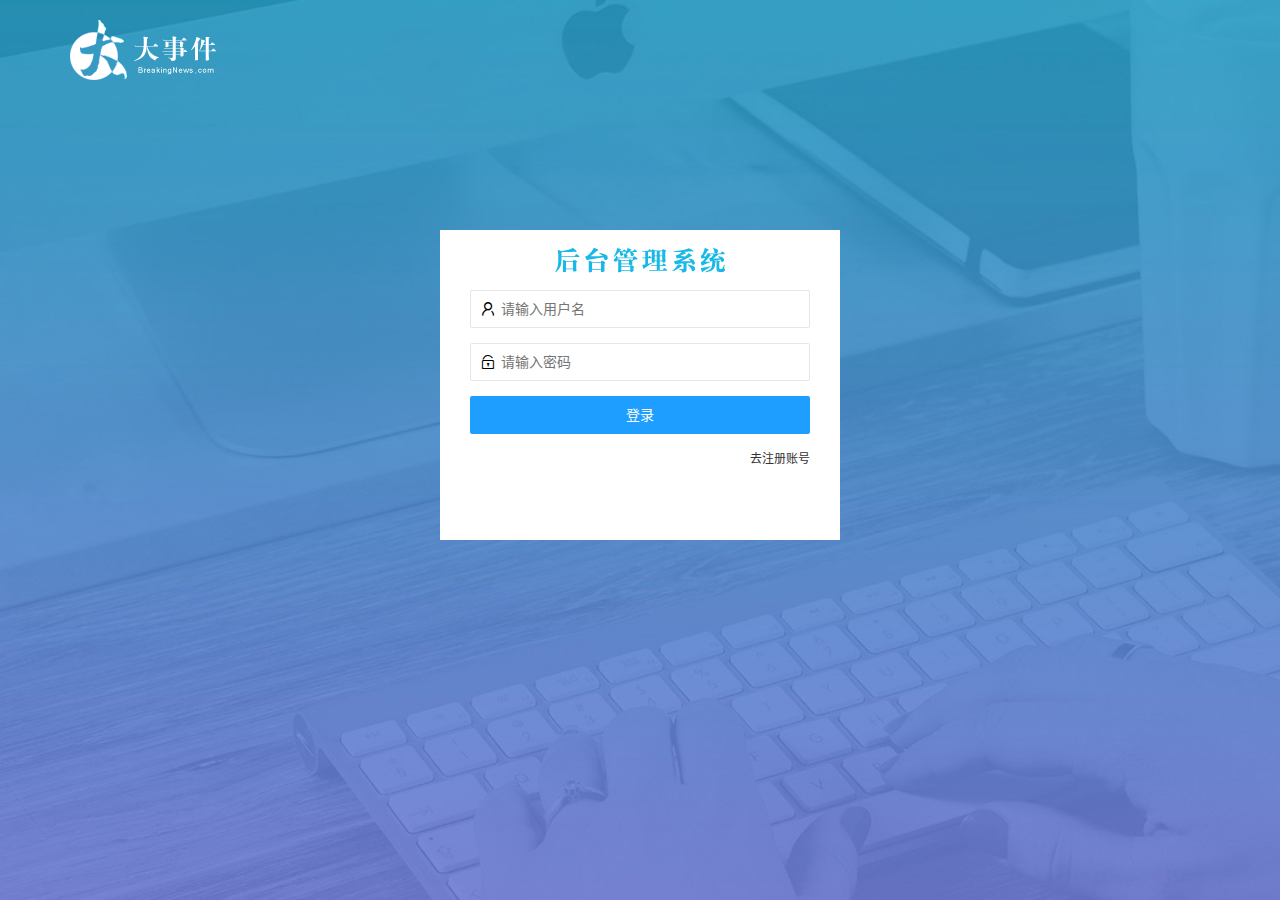
<file: login.html>
<!DOCTYPE html>
<html lang="zh-CN">

<head>
    <meta charset="UTF-8">
    <meta name="viewport" content="width=device-width, initial-scale=1.0">
    <meta http-equiv="X-UA-Compatible" content="ie=edge">
    <title>后台管理系统</title>
    <link rel="stylesheet" href="/assets/lib/layui/css/layui.css" />
    <link rel="stylesheet" href="/assets/css/login.css" />
</head>

<body>
    <!-- logo开始 -->
    <div class="layui-main logo">
        <img src="/assets/images/logo.png" alt="" />
    </div>

    <!-- login和reg开始 -->
    <div class="loginAddReg">
        <!-- 头部标题 -->
        <div class="login-title">
        </div>
        <!-- 登录盒子 -->
        <div class="layui-form login-box">
            <form class="layui-form login-form">
                <!-- 第一行 登录-->
                <div class="layui-form-item">
                    <i class="layui-icon layui-icon-username icon"></i>
                    <input type="text" name="username" required lay-verify="required" placeholder="请输入用户名"
                        autocomplete="off" class="layui-input">
                </div>
                <!-- 第二行 登录-->
                <div class="layui-form-item">
                    <i class="layui-icon layui-icon-password icon"></i>
                    <input type="password" name="password" required lay-verify="required" placeholder="请输入密码"
                        autocomplete="off" class="layui-input">
                </div>
                <!-- 第三行 登录-->
                <div class="layui-form-item">
                    <button class="layui-btn layui-btn-normal layui-btn-fluid" lay-submit
                        lay-filter="formDemo">登录</button>
                </div>
                <!-- 第四行 登录-->
                <div class="layui-form-item go-reg">
                    <a href="javascript:;" id="btn-login">去注册账号</a>
                </div>
            </form>
        </div>


        <!-- 注册盒子 -->
        <div class="layui-form reg-box">
            <form class="layui-form login-form">
                <!-- 第一行 注册-->
                <div class="layui-form-item">
                    <i class="layui-icon layui-icon-username icon"></i>
                    <input type="text" name="username" required lay-verify="required" placeholder="请输入用户名"
                        autocomplete="off" class="layui-input">
                </div>
                <!-- 第二行 注册-->
                <div class="layui-form-item">
                    <i class="layui-icon layui-icon-password icon"></i>
                    <input type="password" name="password" required lay-verify="required|pass" placeholder="请输入密码"
                        autocomplete="off" class="layui-input">
                </div>
                <!-- 第三行 注册-->
                <div class="layui-form-item">
                    <i class="layui-icon layui-icon-password icon"></i>
                    <input type="password" name="repassword" required lay-verify="required|pass|samePass"
                        placeholder="再次确认密码" autocomplete="off" class="layui-input">
                </div>
                <!-- 第四行 注册-->
                <div class="layui-form-item">
                    <button class="layui-btn layui-btn-normal layui-btn-fluid" lay-submit
                        lay-filter="formDemo">注册</button>
                </div>
                <!-- 第五行 注册-->
                <div class="layui-form-item go-login">
                    <a href="javascript:;" id="btn-reg">去登录</a>
                </div>
            </form>
        </div>
    </div>


    <script src="/assets/lib/layui/layui.all.js"></script>
    <script src="/assets/lib/jquery.js"></script>
    <script src="/assets/js/login.js"></script>
</body>

</html>
</file>
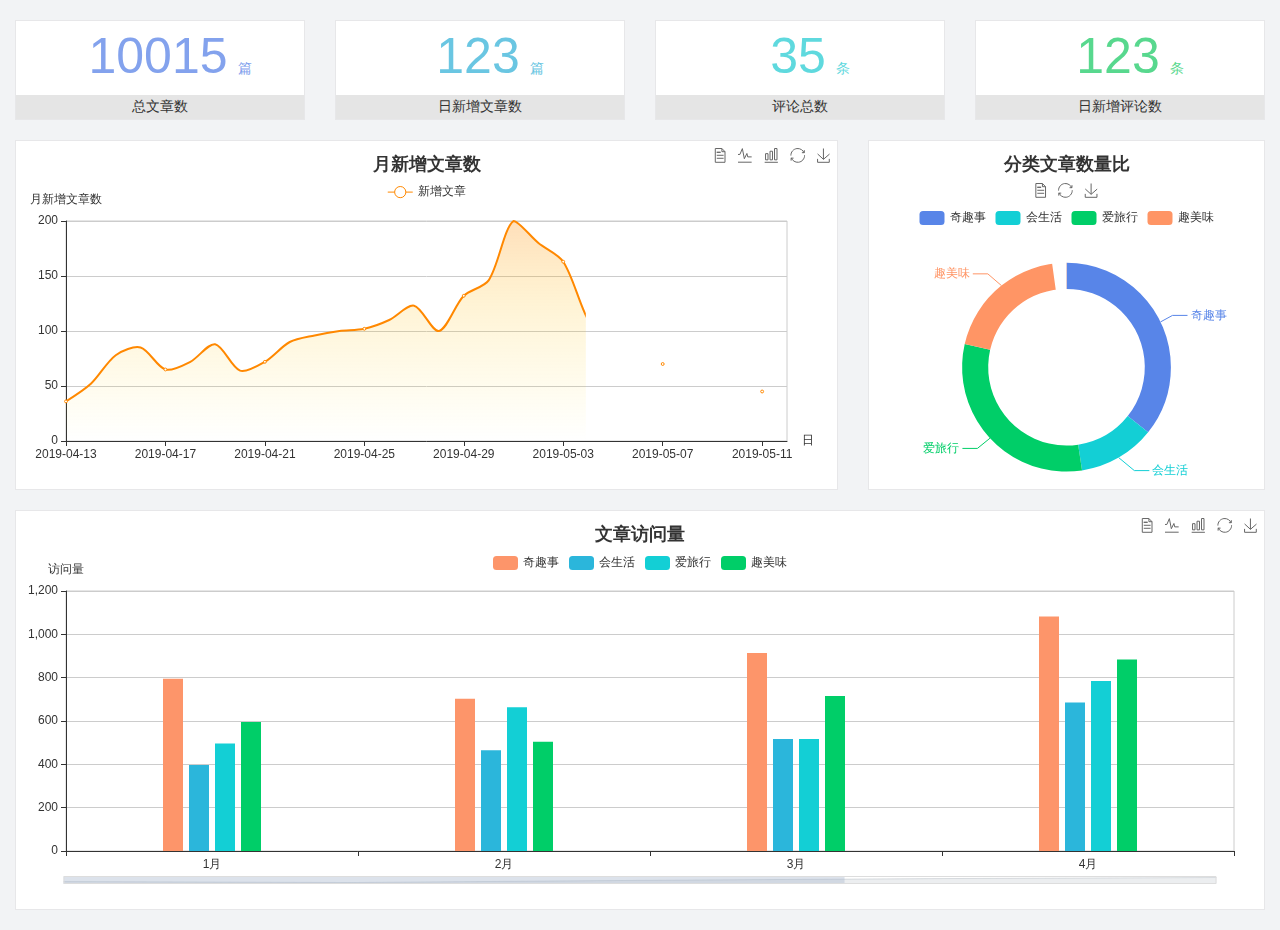
<file: home/dashboard.html>
<!DOCTYPE html>
<html lang="en">

<head>
  <meta charset="UTF-8">
  <meta name="viewport" content="width=device-width, initial-scale=1.0">
  <meta http-equiv="X-UA-Compatible" content="ie=edge">
  <title>图表统计</title>
  <link rel="stylesheet" href="../../assets/lib/bootstrap.css" />
  <link rel="stylesheet" href="../../assets/lib/main.css" />
  <script src="../../assets/lib/jquery.js"></script>
  <script type="text/javascript" src="../../assets/lib/echarts.min.js"></script>
</head>

<body>
  <div class="container-fluid">
    <div class="row spannel_list">
      <div class="col-sm-3 col-xs-6">
        <div class="spannel">
          <em>10015</em><span>篇</span>
          <b>总文章数</b>
        </div>
      </div>
      <div class="col-sm-3 col-xs-6">
        <div class="spannel scolor01">
          <em>123</em><span>篇</span>
          <b>日新增文章数</b>
        </div>
      </div>
      <div class="col-sm-3 col-xs-6">
        <div class="spannel scolor02">
          <em>35</em><span>条</span>
          <b>评论总数</b>
        </div>
      </div>
      <div class="col-sm-3 col-xs-6">
        <div class="spannel scolor03">
          <em>123</em><span>条</span>
          <b>日新增评论数</b>
        </div>
      </div>
    </div>
  </div>

  <div class="container-fluid">
    <div class="row curve-pie">
      <div class="col-lg-8 col-md-8">
        <div class="gragh_pannel" id="curve_show"></div>
      </div>
      <div class="col-lg-4 col-md-4">
        <div class="gragh_pannel" id="pie_show"></div>
      </div>
    </div>
  </div>

  <div class="container-fluid">
    <div class="column_pannel" id="column_show"></div>
  </div>

  <script>
    var oChart = echarts.init(document.getElementById('curve_show'));
    var aList_all = [
      { 'count': 36, 'date': '2019-04-13' },
      { 'count': 52, 'date': '2019-04-14' },
      { 'count': 78, 'date': '2019-04-15' },
      { 'count': 85, 'date': '2019-04-16' },
      { 'count': 65, 'date': '2019-04-17' },
      { 'count': 72, 'date': '2019-04-18' },
      { 'count': 88, 'date': '2019-04-19' },
      { 'count': 64, 'date': '2019-04-20' },
      { 'count': 72, 'date': '2019-04-21' },
      { 'count': 90, 'date': '2019-04-22' },
      { 'count': 96, 'date': '2019-04-23' },
      { 'count': 100, 'date': '2019-04-24' },
      { 'count': 102, 'date': '2019-04-25' },
      { 'count': 110, 'date': '2019-04-26' },
      { 'count': 123, 'date': '2019-04-27' },
      { 'count': 100, 'date': '2019-04-28' },
      { 'count': 132, 'date': '2019-04-29' },
      { 'count': 146, 'date': '2019-04-30' },
      { 'count': 200, 'date': '2019-05-01' },
      { 'count': 180, 'date': '2019-05-02' },
      { 'count': 163, 'date': '2019-05-03' },
      { 'count': 110, 'date': '2019-05-04' },
      { 'count': 80, 'date': '2019-05-05' },
      { 'count': 82, 'date': '2019-05-06' },
      { 'count': 70, 'date': '2019-05-07' },
      { 'count': 65, 'date': '2019-05-08' },
      { 'count': 54, 'date': '2019-05-09' },
      { 'count': 40, 'date': '2019-05-10' },
      { 'count': 45, 'date': '2019-05-11' },
      { 'count': 38, 'date': '2019-05-12' },
    ];

    let aCount = [];
    let aDate = [];

    for (var i = 0; i < aList_all.length; i++) {
      aCount.push(aList_all[i].count);
      aDate.push(aList_all[i].date);
    }

    var chartopt = {
      title: {
        text: '月新增文章数',
        left: 'center',
        top: '10'
      },
      tooltip: {
        trigger: 'axis'
      },
      legend: {
        data: ['新增文章'],
        top: '40'
      },
      toolbox: {
        show: true,
        feature: {
          mark: { show: true },
          dataView: { show: true, readOnly: false },
          magicType: { show: true, type: ['line', 'bar'] },
          restore: { show: true },
          saveAsImage: { show: true }
        }
      },
      calculable: true,
      xAxis: [
        {
          name: '日',
          type: 'category',
          boundaryGap: false,
          data: aDate
        }
      ],
      yAxis: [
        {
          name: '月新增文章数',
          type: 'value'
        }
      ],
      series: [
        {
          name: '新增文章',
          type: 'line',
          smooth: true,
          itemStyle: { normal: { areaStyle: { type: 'default' }, color: '#f80' }, lineStyle: { color: '#f80' } },
          data: aCount
        }],
      areaStyle: {
        normal: {
          color: new echarts.graphic.LinearGradient(0, 0, 0, 1, [{
            offset: 0,
            color: 'rgba(255,136,0,0.39)'
          }, {
            offset: .34,
            color: 'rgba(255,180,0,0.25)'
          }, {
            offset: 1,
            color: 'rgba(255,222,0,0.00)'
          }])

        }
      },
      grid: {
        show: true,
        x: 50,
        x2: 50,
        y: 80,
        height: 220
      }
    };

    oChart.setOption(chartopt);


    var oPie = echarts.init(document.getElementById('pie_show'));
    var oPieopt =
    {
      title: {
        top: 10,
        text: '分类文章数量比',
        x: 'center'
      },
      tooltip: {
        trigger: 'item',
        formatter: "{a} <br/>{b} : {c} ({d}%)"
      },
      color: ['#5885e8', '#13cfd5', '#00ce68', '#ff9565'],
      legend: {
        x: 'center',
        top: 65,
        data: ['奇趣事', '会生活', '爱旅行', '趣美味']
      },
      toolbox: {
        show: true,
        x: 'center',
        top: 35,
        feature: {
          mark: { show: true },
          dataView: { show: true, readOnly: false },
          magicType: {
            show: true,
            type: ['pie', 'funnel'],
            option: {
              funnel: {
                x: '25%',
                width: '50%',
                funnelAlign: 'left',
                max: 1548
              }
            }
          },
          restore: { show: true },
          saveAsImage: { show: true }
        }
      },
      calculable: true,
      series: [
        {
          name: '访问来源',
          type: 'pie',
          radius: ['45%', '60%'],
          center: ['50%', '65%'],
          data: [
            { value: 300, name: '奇趣事' },
            { value: 100, name: '会生活' },
            { value: 260, name: '爱旅行' },
            { value: 180, name: '趣美味' }
          ]
        }
      ]
    };
    oPie.setOption(oPieopt);



    var oColumn = this.echarts.init(document.getElementById('column_show'));
    var oColumnopt =
    {
      title: {
        text: '文章访问量',
        left: 'center',
        top: '10'
      },
      tooltip: {
        trigger: 'axis'
      },
      legend: {
        data: ['奇趣事', '会生活', '爱旅行', '趣美味'],
        top: '40'
      },
      toolbox: {
        show: true,
        feature: {
          mark: { show: true },
          dataView: { show: true, readOnly: false },
          magicType: { show: true, type: ['line', 'bar'] },
          restore: { show: true },
          saveAsImage: { show: true }
        }
      },
      calculable: true,
      xAxis: [
        {
          type: 'category',
          data: ['1月', '2月', '3月', '4月', '5月']
        }
      ],
      yAxis: [
        {
          name: '访问量',
          type: 'value'
        }
      ],
      series: [
        {
          name: '奇趣事',
          type: 'bar',
          barWidth: 20,
          itemStyle: {
            normal: { areaStyle: { type: 'default' }, color: '#fd956a' }
          },
          data: [800, 708, 920, 1090, 1200]
        },
        {
          name: '会生活',
          type: 'bar',
          barWidth: 20,
          itemStyle: {
            normal: { areaStyle: { type: 'default' }, color: '#2bb6db' }
          },
          data: [400, 468, 520, 690, 800]
        },
        {
          name: '爱旅行',
          type: 'bar',
          barWidth: 20,
          itemStyle: {
            normal: { areaStyle: { type: 'default' }, color: '#13cfd5' }
          },
          data: [500, 668, 520, 790, 900]
        },
        {
          name: '趣美味',
          type: 'bar',
          barWidth: 20,
          itemStyle: {
            normal: { areaStyle: { type: 'default' }, color: '#00ce68' }
          },
          data: [600, 508, 720, 890, 1000]
        }
      ],
      grid: {
        show: true,
        x: 50,
        x2: 30,
        y: 80,
        height: 260
      },
      dataZoom: [//给x轴设置滚动条
        {
          start: 0,//默认为0
          end: 100 - 1000 / 31,//默认为100
          type: 'slider',
          show: true,
          xAxisIndex: [0],
          handleSize: 0,//滑动条的 左右2个滑动条的大小
          height: 8,//组件高度
          left: 45, //左边的距离
          right: 50,//右边的距离
          bottom: 26,//右边的距离
          handleColor: '#ddd',//h滑动图标的颜色
          handleStyle: {
            borderColor: "#cacaca",
            borderWidth: "1",
            shadowBlur: 2,
            background: "#ddd",
            shadowColor: "#ddd",
          }
        }]
    };
    oColumn.setOption(oColumnopt);
  </script>
</body>

</html>
</file>
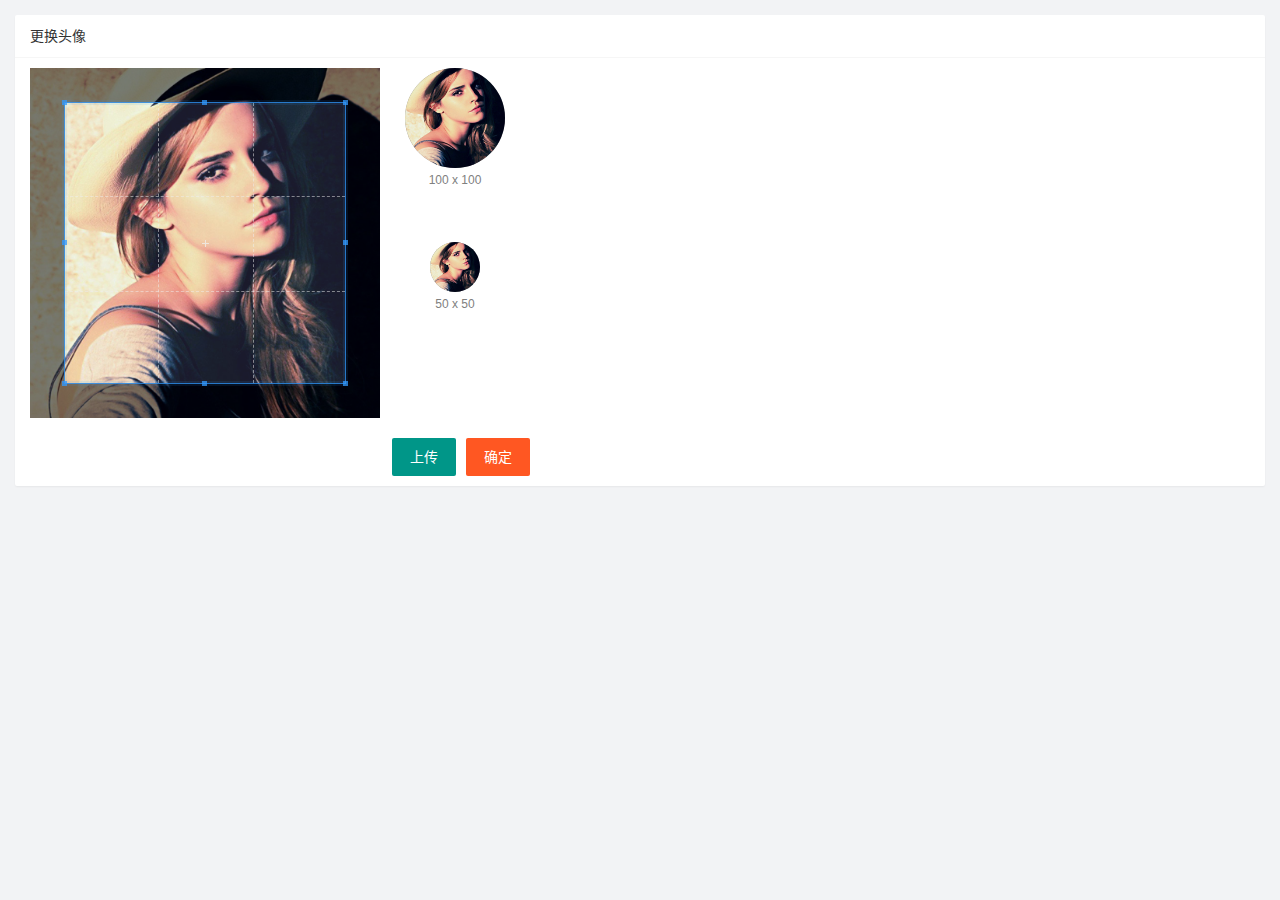
<file: user/user_avatar.html>
<!DOCTYPE html>
<html lang="zh-CN">

<head>
    <meta charset="UTF-8">
    <meta name="viewport" content="width=device-width, initial-scale=1.0">
    <meta http-equiv="X-UA-Compatible" content="ie=edge">
    <title>Document</title>
    <link rel="stylesheet" href="/assets/lib/layui/css/layui.css">
    <link rel="stylesheet" href="/assets/lib/cropper/cropper.css">
    <link rel="stylesheet" href="/assets/css/user/user_avatar.css">
</head>

<body>

    <div class="layui-card">
        <div class="layui-card-header">更换头像</div>
        <div class="layui-card-body">
            <!-- 第一行的图片裁剪和预览区域 -->
            <div class="row1">
                <!-- 图片裁剪区域 -->
                <div class="cropper-box">
                    <!-- 这个 img 标签很重要，将来会把它初始化为裁剪区域 -->
                    <img id="image" src="/assets/images/sample.jpg" />
                </div>
                <!-- 图片的预览区域 -->
                <div class="preview-box">
                    <div>
                        <!-- 宽高为 100px 的预览区域 -->
                        <div class="img-preview w100"></div>
                        <p class="size">100 x 100</p>
                    </div>
                    <div>
                        <!-- 宽高为 50px 的预览区域 -->
                        <div class="img-preview w50"></div>
                        <p class="size">50 x 50</p>
                    </div>
                </div>
            </div>

            <!-- 第二行的按钮区域 -->
            <div class="row2">
                <input type="file" id="fileIpt" accept="image/jpeg,image/png,image/gif">
                <button type="button" class="layui-btn" id="btnChooseImage">上传</button>
                <button type="button" class="layui-btn layui-btn-danger" id="upload">确定</button>
            </div>
        </div>
    </div>




    <script src="/assets/lib/layui/layui.all.js"></script>
    <script src="/assets/lib/cropper/Cropper.js"></script>
    <script src="/assets/lib/jquery.js"></script>
    <script src="/assets/lib/cropper/jquery-cropper.js"></script>
    <script src="/assets/js/baseAPI.js"></script>
    <script src="/assets/js/user/user_avatar.js"></script>
</body>

</html>
</file>
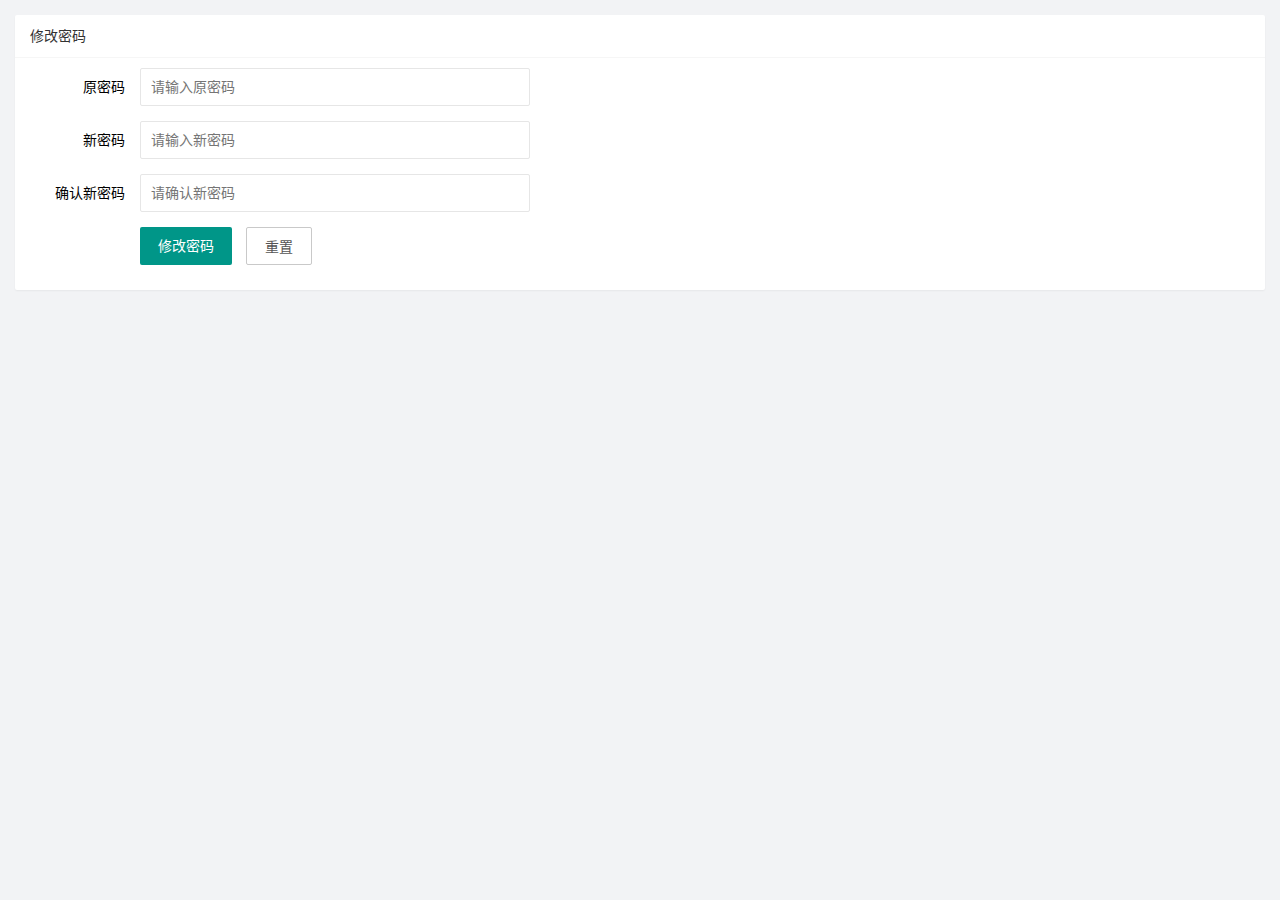
<file: user/user_pwd.html>
<!DOCTYPE html>
<html lang="zh-CN">

<head>
    <meta charset="UTF-8">
    <meta name="viewport" content="width=device-width, initial-scale=1.0">
    <meta http-equiv="X-UA-Compatible" content="ie=edge">
    <title>Document</title>
    <link rel="stylesheet" href="/assets/lib/layui/css/layui.css">
    <link rel="stylesheet" href="/assets/css/user/user_pwd.css">
</head>

<body>
    <div class="layui-card">
        <div class="layui-card-header">修改密码</div>
        <div class="layui-card-body">

            <form class="layui-form" id="userPwd">
                <!-- 第一行 -->
                <div class="layui-form-item">
                    <label class="layui-form-label">原密码</label>
                    <div class="layui-input-block">
                        <input type="password" name="oldPwd" required lay-verify="required" placeholder="请输入原密码"
                            autocomplete="off" class="layui-input">
                    </div>
                </div>
                <!-- 第二行 -->
                <div class="layui-form-item">
                    <label class="layui-form-label">新密码</label>
                    <div class="layui-input-block">
                        <input type="password" name="newPwd" required lay-verify="required|pwd" placeholder="请输入新密码"
                            autocomplete="off" class="layui-input">
                    </div>
                </div>
                <!-- 第三行 -->
                <div class="layui-form-item">
                    <label class="layui-form-label">确认新密码</label>
                    <div class="layui-input-block">
                        <input type="password" name="reNewPwd" required lay-verify="required|pwd|newPwd"
                            placeholder="请确认新密码" autocomplete="off" class="layui-input">
                    </div>
                </div>
                <!-- 第四行 -->
                <div class="layui-form-item">
                    <div class="layui-input-block">
                        <button class="layui-btn" lay-submit lay-filter="formDemo">修改密码</button>
                        <button type="reset" class="layui-btn layui-btn-primary">重置</button>
                    </div>
                </div>
            </form>
        </div>
    </div>
    <script src="/assets/lib/layui/layui.all.js"></script>
    <script src="/assets/lib/jquery.js"></script>
    <script src="/assets/js/baseAPI.js"></script>
    <script src="/assets/js/user/user_pwd.js"></script>
</body>

</html>
</file>
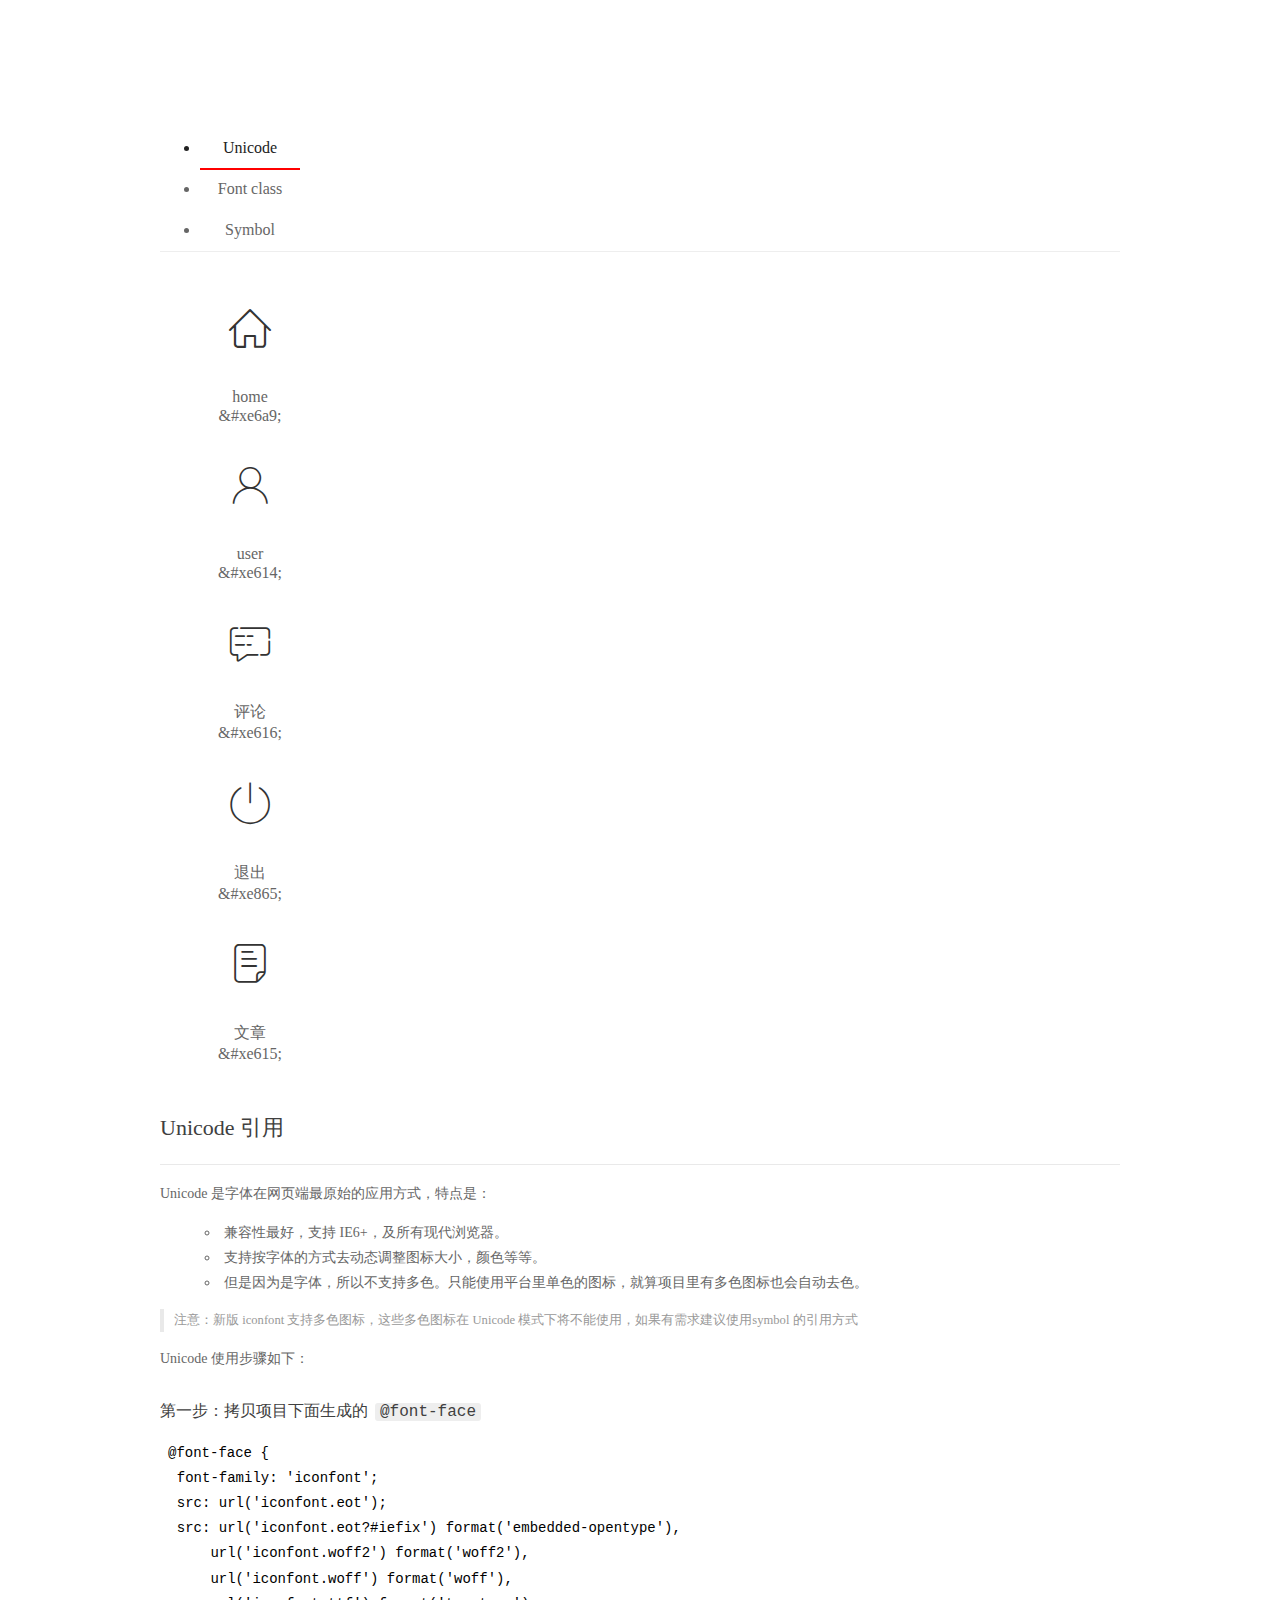
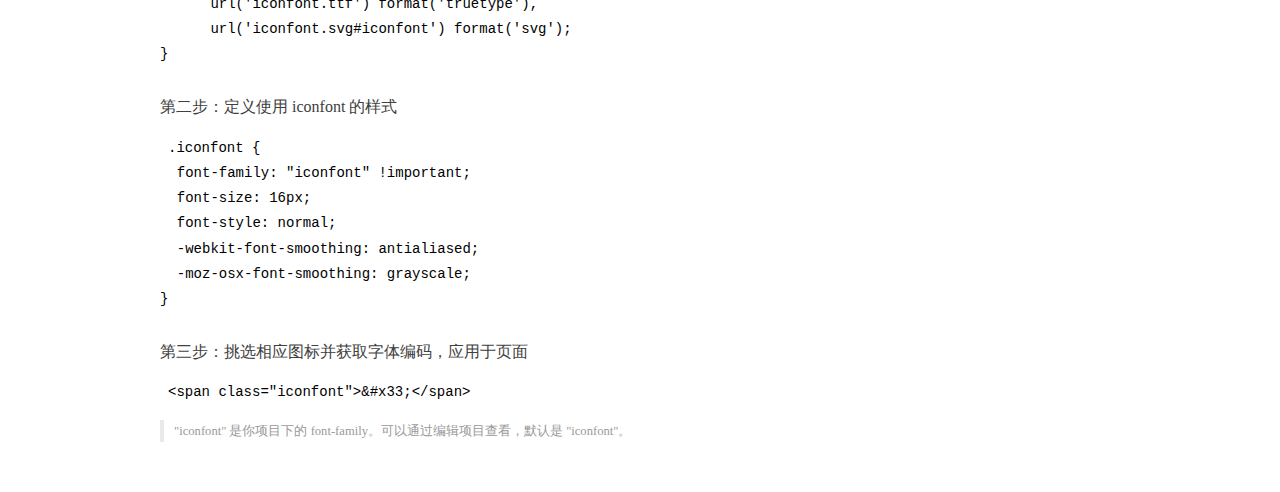
<file: assets/fonts/demo_index.html>
<!DOCTYPE html>
<html>
<head>
  <meta charset="utf-8"/>
  <title>IconFont Demo</title>
  <link rel="shortcut icon" href="https://gtms04.alicdn.com/tps/i4/TB1_oz6GVXXXXaFXpXXJDFnIXXX-64-64.ico" type="image/x-icon"/>
  <link rel="stylesheet" href="https://g.alicdn.com/thx/cube/1.3.2/cube.min.css">
  <link rel="stylesheet" href="demo.css">
  <link rel="stylesheet" href="iconfont.css">
  <script src="iconfont.js"></script>
  <!-- jQuery -->
  <script src="https://a1.alicdn.com/oss/uploads/2018/12/26/7bfddb60-08e8-11e9-9b04-53e73bb6408b.js"></script>
  <!-- 代码高亮 -->
  <script src="https://a1.alicdn.com/oss/uploads/2018/12/26/a3f714d0-08e6-11e9-8a15-ebf944d7534c.js"></script>
</head>
<body>
  <div class="main">
    <h1 class="logo"><a href="https://www.iconfont.cn/" title="iconfont 首页" target="_blank">&#xe86b;</a></h1>
    <div class="nav-tabs">
      <ul id="tabs" class="dib-box">
        <li class="dib active"><span>Unicode</span></li>
        <li class="dib"><span>Font class</span></li>
        <li class="dib"><span>Symbol</span></li>
      </ul>
      
    </div>
    <div class="tab-container">
      <div class="content unicode" style="display: block;">
          <ul class="icon_lists dib-box">
          
            <li class="dib">
              <span class="icon iconfont">&#xe6a9;</span>
                <div class="name">home</div>
                <div class="code-name">&amp;#xe6a9;</div>
              </li>
          
            <li class="dib">
              <span class="icon iconfont">&#xe614;</span>
                <div class="name">user</div>
                <div class="code-name">&amp;#xe614;</div>
              </li>
          
            <li class="dib">
              <span class="icon iconfont">&#xe616;</span>
                <div class="name">评论</div>
                <div class="code-name">&amp;#xe616;</div>
              </li>
          
            <li class="dib">
              <span class="icon iconfont">&#xe865;</span>
                <div class="name">退出</div>
                <div class="code-name">&amp;#xe865;</div>
              </li>
          
            <li class="dib">
              <span class="icon iconfont">&#xe615;</span>
                <div class="name">文章</div>
                <div class="code-name">&amp;#xe615;</div>
              </li>
          
          </ul>
          <div class="article markdown">
          <h2 id="unicode-">Unicode 引用</h2>
          <hr>

          <p>Unicode 是字体在网页端最原始的应用方式，特点是：</p>
          <ul>
            <li>兼容性最好，支持 IE6+，及所有现代浏览器。</li>
            <li>支持按字体的方式去动态调整图标大小，颜色等等。</li>
            <li>但是因为是字体，所以不支持多色。只能使用平台里单色的图标，就算项目里有多色图标也会自动去色。</li>
          </ul>
          <blockquote>
            <p>注意：新版 iconfont 支持多色图标，这些多色图标在 Unicode 模式下将不能使用，如果有需求建议使用symbol 的引用方式</p>
          </blockquote>
          <p>Unicode 使用步骤如下：</p>
          <h3 id="-font-face">第一步：拷贝项目下面生成的 <code>@font-face</code></h3>
<pre><code class="language-css"
>@font-face {
  font-family: 'iconfont';
  src: url('iconfont.eot');
  src: url('iconfont.eot?#iefix') format('embedded-opentype'),
      url('iconfont.woff2') format('woff2'),
      url('iconfont.woff') format('woff'),
      url('iconfont.ttf') format('truetype'),
      url('iconfont.svg#iconfont') format('svg');
}
</code></pre>
          <h3 id="-iconfont-">第二步：定义使用 iconfont 的样式</h3>
<pre><code class="language-css"
>.iconfont {
  font-family: "iconfont" !important;
  font-size: 16px;
  font-style: normal;
  -webkit-font-smoothing: antialiased;
  -moz-osx-font-smoothing: grayscale;
}
</code></pre>
          <h3 id="-">第三步：挑选相应图标并获取字体编码，应用于页面</h3>
<pre>
<code class="language-html"
>&lt;span class="iconfont"&gt;&amp;#x33;&lt;/span&gt;
</code></pre>
          <blockquote>
            <p>"iconfont" 是你项目下的 font-family。可以通过编辑项目查看，默认是 "iconfont"。</p>
          </blockquote>
          </div>
      </div>
      <div class="content font-class">
        <ul class="icon_lists dib-box">
          
          <li class="dib">
            <span class="icon iconfont icon-home"></span>
            <div class="name">
              home
            </div>
            <div class="code-name">.icon-home
            </div>
          </li>
          
          <li class="dib">
            <span class="icon iconfont icon-user"></span>
            <div class="name">
              user
            </div>
            <div class="code-name">.icon-user
            </div>
          </li>
          
          <li class="dib">
            <span class="icon iconfont icon-pinglun"></span>
            <div class="name">
              评论
            </div>
            <div class="code-name">.icon-pinglun
            </div>
          </li>
          
          <li class="dib">
            <span class="icon iconfont icon-tuichu"></span>
            <div class="name">
              退出
            </div>
            <div class="code-name">.icon-tuichu
            </div>
          </li>
          
          <li class="dib">
            <span class="icon iconfont icon-16"></span>
            <div class="name">
              文章
            </div>
            <div class="code-name">.icon-16
            </div>
          </li>
          
        </ul>
        <div class="article markdown">
        <h2 id="font-class-">font-class 引用</h2>
        <hr>

        <p>font-class 是 Unicode 使用方式的一种变种，主要是解决 Unicode 书写不直观，语意不明确的问题。</p>
        <p>与 Unicode 使用方式相比，具有如下特点：</p>
        <ul>
          <li>兼容性良好，支持 IE8+，及所有现代浏览器。</li>
          <li>相比于 Unicode 语意明确，书写更直观。可以很容易分辨这个 icon 是什么。</li>
          <li>因为使用 class 来定义图标，所以当要替换图标时，只需要修改 class 里面的 Unicode 引用。</li>
          <li>不过因为本质上还是使用的字体，所以多色图标还是不支持的。</li>
        </ul>
        <p>使用步骤如下：</p>
        <h3 id="-fontclass-">第一步：引入项目下面生成的 fontclass 代码：</h3>
<pre><code class="language-html">&lt;link rel="stylesheet" href="./iconfont.css"&gt;
</code></pre>
        <h3 id="-">第二步：挑选相应图标并获取类名，应用于页面：</h3>
<pre><code class="language-html">&lt;span class="iconfont icon-xxx"&gt;&lt;/span&gt;
</code></pre>
        <blockquote>
          <p>"
            iconfont" 是你项目下的 font-family。可以通过编辑项目查看，默认是 "iconfont"。</p>
        </blockquote>
      </div>
      </div>
      <div class="content symbol">
          <ul class="icon_lists dib-box">
          
            <li class="dib">
                <svg class="icon svg-icon" aria-hidden="true">
                  <use xlink:href="#icon-home"></use>
                </svg>
                <div class="name">home</div>
                <div class="code-name">#icon-home</div>
            </li>
          
            <li class="dib">
                <svg class="icon svg-icon" aria-hidden="true">
                  <use xlink:href="#icon-user"></use>
                </svg>
                <div class="name">user</div>
                <div class="code-name">#icon-user</div>
            </li>
          
            <li class="dib">
                <svg class="icon svg-icon" aria-hidden="true">
                  <use xlink:href="#icon-pinglun"></use>
                </svg>
                <div class="name">评论</div>
                <div class="code-name">#icon-pinglun</div>
            </li>
          
            <li class="dib">
                <svg class="icon svg-icon" aria-hidden="true">
                  <use xlink:href="#icon-tuichu"></use>
                </svg>
                <div class="name">退出</div>
                <div class="code-name">#icon-tuichu</div>
            </li>
          
            <li class="dib">
                <svg class="icon svg-icon" aria-hidden="true">
                  <use xlink:href="#icon-16"></use>
                </svg>
                <div class="name">文章</div>
                <div class="code-name">#icon-16</div>
            </li>
          
          </ul>
          <div class="article markdown">
          <h2 id="symbol-">Symbol 引用</h2>
          <hr>

          <p>这是一种全新的使用方式，应该说这才是未来的主流，也是平台目前推荐的用法。相关介绍可以参考这篇<a href="">文章</a>
            这种用法其实是做了一个 SVG 的集合，与另外两种相比具有如下特点：</p>
          <ul>
            <li>支持多色图标了，不再受单色限制。</li>
            <li>通过一些技巧，支持像字体那样，通过 <code>font-size</code>, <code>color</code> 来调整样式。</li>
            <li>兼容性较差，支持 IE9+，及现代浏览器。</li>
            <li>浏览器渲染 SVG 的性能一般，还不如 png。</li>
          </ul>
          <p>使用步骤如下：</p>
          <h3 id="-symbol-">第一步：引入项目下面生成的 symbol 代码：</h3>
<pre><code class="language-html">&lt;script src="./iconfont.js"&gt;&lt;/script&gt;
</code></pre>
          <h3 id="-css-">第二步：加入通用 CSS 代码（引入一次就行）：</h3>
<pre><code class="language-html">&lt;style&gt;
.icon {
  width: 1em;
  height: 1em;
  vertical-align: -0.15em;
  fill: currentColor;
  overflow: hidden;
}
&lt;/style&gt;
</code></pre>
          <h3 id="-">第三步：挑选相应图标并获取类名，应用于页面：</h3>
<pre><code class="language-html">&lt;svg class="icon" aria-hidden="true"&gt;
  &lt;use xlink:href="#icon-xxx"&gt;&lt;/use&gt;
&lt;/svg&gt;
</code></pre>
          </div>
      </div>

    </div>
  </div>
  <script>
  $(document).ready(function () {
      $('.tab-container .content:first').show()

      $('#tabs li').click(function (e) {
        var tabContent = $('.tab-container .content')
        var index = $(this).index()

        if ($(this).hasClass('active')) {
          return
        } else {
          $('#tabs li').removeClass('active')
          $(this).addClass('active')

          tabContent.hide().eq(index).fadeIn()
        }
      })
    })
  </script>
</body>
</html>
</file>
<file: assets/lib/layui/css/layui.css>
/** layui-v2.5.5 MIT License By https://www.layui.com */
 .layui-inline,img{display:inline-block;vertical-align:middle}h1,h2,h3,h4,h5,h6{font-weight:400}.layui-edge,.layui-header,.layui-inline,.layui-main{position:relative}.layui-body,.layui-edge,.layui-elip{overflow:hidden}.layui-btn,.layui-edge,.layui-inline,img{vertical-align:middle}.layui-btn,.layui-disabled,.layui-icon,.layui-unselect{-moz-user-select:none;-webkit-user-select:none;-ms-user-select:none}.layui-elip,.layui-form-checkbox span,.layui-form-pane .layui-form-label{text-overflow:ellipsis;white-space:nowrap}.layui-breadcrumb,.layui-tree-btnGroup{visibility:hidden}blockquote,body,button,dd,div,dl,dt,form,h1,h2,h3,h4,h5,h6,input,li,ol,p,pre,td,textarea,th,ul{margin:0;padding:0;-webkit-tap-highlight-color:rgba(0,0,0,0)}a:active,a:hover{outline:0}img{border:none}li{list-style:none}table{border-collapse:collapse;border-spacing:0}h4,h5,h6{font-size:100%}button,input,optgroup,option,select,textarea{font-family:inherit;font-size:inherit;font-style:inherit;font-weight:inherit;outline:0}pre{white-space:pre-wrap;white-space:-moz-pre-wrap;white-space:-pre-wrap;white-space:-o-pre-wrap;word-wrap:break-word}body{line-height:24px;font:14px Helvetica Neue,Helvetica,PingFang SC,Tahoma,Arial,sans-serif}hr{height:1px;margin:10px 0;border:0;clear:both}a{color:#333;text-decoration:none}a:hover{color:#777}a cite{font-style:normal;*cursor:pointer}.layui-border-box,.layui-border-box *{box-sizing:border-box}.layui-box,.layui-box *{box-sizing:content-box}.layui-clear{clear:both;*zoom:1}.layui-clear:after{content:'\20';clear:both;*zoom:1;display:block;height:0}.layui-inline{*display:inline;*zoom:1}.layui-edge{display:inline-block;width:0;height:0;border-width:6px;border-style:dashed;border-color:transparent}.layui-edge-top{top:-4px;border-bottom-color:#999;border-bottom-style:solid}.layui-edge-right{border-left-color:#999;border-left-style:solid}.layui-edge-bottom{top:2px;border-top-color:#999;border-top-style:solid}.layui-edge-left{border-right-color:#999;border-right-style:solid}.layui-disabled,.layui-disabled:hover{color:#d2d2d2!important;cursor:not-allowed!important}.layui-circle{border-radius:100%}.layui-show{display:block!important}.layui-hide{display:none!important}@font-face{font-family:layui-icon;src:url(../font/iconfont.eot?v=250);src:url(../font/iconfont.eot?v=250#iefix) format('embedded-opentype'),url(../font/iconfont.woff2?v=250) format('woff2'),url(../font/iconfont.woff?v=250) format('woff'),url(../font/iconfont.ttf?v=250) format('truetype'),url(../font/iconfont.svg?v=250#layui-icon) format('svg')}.layui-icon{font-family:layui-icon!important;font-size:16px;font-style:normal;-webkit-font-smoothing:antialiased;-moz-osx-font-smoothing:grayscale}.layui-icon-reply-fill:before{content:"\e611"}.layui-icon-set-fill:before{content:"\e614"}.layui-icon-menu-fill:before{content:"\e60f"}.layui-icon-search:before{content:"\e615"}.layui-icon-share:before{content:"\e641"}.layui-icon-set-sm:before{content:"\e620"}.layui-icon-engine:before{content:"\e628"}.layui-icon-close:before{content:"\1006"}.layui-icon-close-fill:before{content:"\1007"}.layui-icon-chart-screen:before{content:"\e629"}.layui-icon-star:before{content:"\e600"}.layui-icon-circle-dot:before{content:"\e617"}.layui-icon-chat:before{content:"\e606"}.layui-icon-release:before{content:"\e609"}.layui-icon-list:before{content:"\e60a"}.layui-icon-chart:before{content:"\e62c"}.layui-icon-ok-circle:before{content:"\1005"}.layui-icon-layim-theme:before{content:"\e61b"}.layui-icon-table:before{content:"\e62d"}.layui-icon-right:before{content:"\e602"}.layui-icon-left:before{content:"\e603"}.layui-icon-cart-simple:before{content:"\e698"}.layui-icon-face-cry:before{content:"\e69c"}.layui-icon-face-smile:before{content:"\e6af"}.layui-icon-survey:before{content:"\e6b2"}.layui-icon-tree:before{content:"\e62e"}.layui-icon-upload-circle:before{content:"\e62f"}.layui-icon-add-circle:before{content:"\e61f"}.layui-icon-download-circle:before{content:"\e601"}.layui-icon-templeate-1:before{content:"\e630"}.layui-icon-util:before{content:"\e631"}.layui-icon-face-surprised:before{content:"\e664"}.layui-icon-edit:before{content:"\e642"}.layui-icon-speaker:before{content:"\e645"}.layui-icon-down:before{content:"\e61a"}.layui-icon-file:before{content:"\e621"}.layui-icon-layouts:before{content:"\e632"}.layui-icon-rate-half:before{content:"\e6c9"}.layui-icon-add-circle-fine:before{content:"\e608"}.layui-icon-prev-circle:before{content:"\e633"}.layui-icon-read:before{content:"\e705"}.layui-icon-404:before{content:"\e61c"}.layui-icon-carousel:before{content:"\e634"}.layui-icon-help:before{content:"\e607"}.layui-icon-code-circle:before{content:"\e635"}.layui-icon-water:before{content:"\e636"}.layui-icon-username:before{content:"\e66f"}.layui-icon-find-fill:before{content:"\e670"}.layui-icon-about:before{content:"\e60b"}.layui-icon-location:before{content:"\e715"}.layui-icon-up:before{content:"\e619"}.layui-icon-pause:before{content:"\e651"}.layui-icon-date:before{content:"\e637"}.layui-icon-layim-uploadfile:before{content:"\e61d"}.layui-icon-delete:before{content:"\e640"}.layui-icon-play:before{content:"\e652"}.layui-icon-top:before{content:"\e604"}.layui-icon-friends:before{content:"\e612"}.layui-icon-refresh-3:before{content:"\e9aa"}.layui-icon-ok:before{content:"\e605"}.layui-icon-layer:before{content:"\e638"}.layui-icon-face-smile-fine:before{content:"\e60c"}.layui-icon-dollar:before{content:"\e659"}.layui-icon-group:before{content:"\e613"}.layui-icon-layim-download:before{content:"\e61e"}.layui-icon-picture-fine:before{content:"\e60d"}.layui-icon-link:before{content:"\e64c"}.layui-icon-diamond:before{content:"\e735"}.layui-icon-log:before{content:"\e60e"}.layui-icon-rate-solid:before{content:"\e67a"}.layui-icon-fonts-del:before{content:"\e64f"}.layui-icon-unlink:before{content:"\e64d"}.layui-icon-fonts-clear:before{content:"\e639"}.layui-icon-triangle-r:before{content:"\e623"}.layui-icon-circle:before{content:"\e63f"}.layui-icon-radio:before{content:"\e643"}.layui-icon-align-center:before{content:"\e647"}.layui-icon-align-right:before{content:"\e648"}.layui-icon-align-left:before{content:"\e649"}.layui-icon-loading-1:before{content:"\e63e"}.layui-icon-return:before{content:"\e65c"}.layui-icon-fonts-strong:before{content:"\e62b"}.layui-icon-upload:before{content:"\e67c"}.layui-icon-dialogue:before{content:"\e63a"}.layui-icon-video:before{content:"\e6ed"}.layui-icon-headset:before{content:"\e6fc"}.layui-icon-cellphone-fine:before{content:"\e63b"}.layui-icon-add-1:before{content:"\e654"}.layui-icon-face-smile-b:before{content:"\e650"}.layui-icon-fonts-html:before{content:"\e64b"}.layui-icon-form:before{content:"\e63c"}.layui-icon-cart:before{content:"\e657"}.layui-icon-camera-fill:before{content:"\e65d"}.layui-icon-tabs:before{content:"\e62a"}.layui-icon-fonts-code:before{content:"\e64e"}.layui-icon-fire:before{content:"\e756"}.layui-icon-set:before{content:"\e716"}.layui-icon-fonts-u:before{content:"\e646"}.layui-icon-triangle-d:before{content:"\e625"}.layui-icon-tips:before{content:"\e702"}.layui-icon-picture:before{content:"\e64a"}.layui-icon-more-vertical:before{content:"\e671"}.layui-icon-flag:before{content:"\e66c"}.layui-icon-loading:before{content:"\e63d"}.layui-icon-fonts-i:before{content:"\e644"}.layui-icon-refresh-1:before{content:"\e666"}.layui-icon-rmb:before{content:"\e65e"}.layui-icon-home:before{content:"\e68e"}.layui-icon-user:before{content:"\e770"}.layui-icon-notice:before{content:"\e667"}.layui-icon-login-weibo:before{content:"\e675"}.layui-icon-voice:before{content:"\e688"}.layui-icon-upload-drag:before{content:"\e681"}.layui-icon-login-qq:before{content:"\e676"}.layui-icon-snowflake:before{content:"\e6b1"}.layui-icon-file-b:before{content:"\e655"}.layui-icon-template:before{content:"\e663"}.layui-icon-auz:before{content:"\e672"}.layui-icon-console:before{content:"\e665"}.layui-icon-app:before{content:"\e653"}.layui-icon-prev:before{content:"\e65a"}.layui-icon-website:before{content:"\e7ae"}.layui-icon-next:before{content:"\e65b"}.layui-icon-component:before{content:"\e857"}.layui-icon-more:before{content:"\e65f"}.layui-icon-login-wechat:before{content:"\e677"}.layui-icon-shrink-right:before{content:"\e668"}.layui-icon-spread-left:before{content:"\e66b"}.layui-icon-camera:before{content:"\e660"}.layui-icon-note:before{content:"\e66e"}.layui-icon-refresh:before{content:"\e669"}.layui-icon-female:before{content:"\e661"}.layui-icon-male:before{content:"\e662"}.layui-icon-password:before{content:"\e673"}.layui-icon-senior:before{content:"\e674"}.layui-icon-theme:before{content:"\e66a"}.layui-icon-tread:before{content:"\e6c5"}.layui-icon-praise:before{content:"\e6c6"}.layui-icon-star-fill:before{content:"\e658"}.layui-icon-rate:before{content:"\e67b"}.layui-icon-template-1:before{content:"\e656"}.layui-icon-vercode:before{content:"\e679"}.layui-icon-cellphone:before{content:"\e678"}.layui-icon-screen-full:before{content:"\e622"}.layui-icon-screen-restore:before{content:"\e758"}.layui-icon-cols:before{content:"\e610"}.layui-icon-export:before{content:"\e67d"}.layui-icon-print:before{content:"\e66d"}.layui-icon-slider:before{content:"\e714"}.layui-icon-addition:before{content:"\e624"}.layui-icon-subtraction:before{content:"\e67e"}.layui-icon-service:before{content:"\e626"}.layui-icon-transfer:before{content:"\e691"}.layui-main{width:1140px;margin:0 auto}.layui-header{z-index:1000;height:60px}.layui-header a:hover{transition:all .5s;-webkit-transition:all .5s}.layui-side{position:fixed;left:0;top:0;bottom:0;z-index:999;width:200px;overflow-x:hidden}.layui-side-scroll{position:relative;width:220px;height:100%;overflow-x:hidden}.layui-body{position:absolute;left:200px;right:0;top:0;bottom:0;z-index:998;width:auto;overflow-y:auto;box-sizing:border-box}.layui-layout-body{overflow:hidden}.layui-layout-admin .layui-header{background-color:#23262E}.layui-layout-admin .layui-side{top:60px;width:200px;overflow-x:hidden}.layui-layout-admin .layui-body{position:fixed;top:60px;bottom:44px}.layui-layout-admin .layui-main{width:auto;margin:0 15px}.layui-layout-admin .layui-footer{position:fixed;left:200px;right:0;bottom:0;height:44px;line-height:44px;padding:0 15px;background-color:#eee}.layui-layout-admin .layui-logo{position:absolute;left:0;top:0;width:200px;height:100%;line-height:60px;text-align:center;color:#009688;font-size:16px}.layui-layout-admin .layui-header .layui-nav{background:0 0}.layui-layout-left{position:absolute!important;left:200px;top:0}.layui-layout-right{position:absolute!important;right:0;top:0}.layui-container{position:relative;margin:0 auto;padding:0 15px;box-sizing:border-box}.layui-fluid{position:relative;margin:0 auto;padding:0 15px}.layui-row:after,.layui-row:before{content:'';display:block;clear:both}.layui-col-lg1,.layui-col-lg10,.layui-col-lg11,.layui-col-lg12,.layui-col-lg2,.layui-col-lg3,.layui-col-lg4,.layui-col-lg5,.layui-col-lg6,.layui-col-lg7,.layui-col-lg8,.layui-col-lg9,.layui-col-md1,.layui-col-md10,.layui-col-md11,.layui-col-md12,.layui-col-md2,.layui-col-md3,.layui-col-md4,.layui-col-md5,.layui-col-md6,.layui-col-md7,.layui-col-md8,.layui-col-md9,.layui-col-sm1,.layui-col-sm10,.layui-col-sm11,.layui-col-sm12,.layui-col-sm2,.layui-col-sm3,.layui-col-sm4,.layui-col-sm5,.layui-col-sm6,.layui-col-sm7,.layui-col-sm8,.layui-col-sm9,.layui-col-xs1,.layui-col-xs10,.layui-col-xs11,.layui-col-xs12,.layui-col-xs2,.layui-col-xs3,.layui-col-xs4,.layui-col-xs5,.layui-col-xs6,.layui-col-xs7,.layui-col-xs8,.layui-col-xs9{position:relative;display:block;box-sizing:border-box}.layui-col-xs1,.layui-col-xs10,.layui-col-xs11,.layui-col-xs12,.layui-col-xs2,.layui-col-xs3,.layui-col-xs4,.layui-col-xs5,.layui-col-xs6,.layui-col-xs7,.layui-col-xs8,.layui-col-xs9{float:left}.layui-col-xs1{width:8.33333333%}.layui-col-xs2{width:16.66666667%}.layui-col-xs3{width:25%}.layui-col-xs4{width:33.33333333%}.layui-col-xs5{width:41.66666667%}.layui-col-xs6{width:50%}.layui-col-xs7{width:58.33333333%}.layui-col-xs8{width:66.66666667%}.layui-col-xs9{width:75%}.layui-col-xs10{width:83.33333333%}.layui-col-xs11{width:91.66666667%}.layui-col-xs12{width:100%}.layui-col-xs-offset1{margin-left:8.33333333%}.layui-col-xs-offset2{margin-left:16.66666667%}.layui-col-xs-offset3{margin-left:25%}.layui-col-xs-offset4{margin-left:33.33333333%}.layui-col-xs-offset5{margin-left:41.66666667%}.layui-col-xs-offset6{margin-left:50%}.layui-col-xs-offset7{margin-left:58.33333333%}.layui-col-xs-offset8{margin-left:66.66666667%}.layui-col-xs-offset9{margin-left:75%}.layui-col-xs-offset10{margin-left:83.33333333%}.layui-col-xs-offset11{margin-left:91.66666667%}.layui-col-xs-offset12{margin-left:100%}@media screen and (max-width:768px){.layui-hide-xs{display:none!important}.layui-show-xs-block{display:block!important}.layui-show-xs-inline{display:inline!important}.layui-show-xs-inline-block{display:inline-block!important}}@media screen and (min-width:768px){.layui-container{width:750px}.layui-hide-sm{display:none!important}.layui-show-sm-block{display:block!important}.layui-show-sm-inline{display:inline!important}.layui-show-sm-inline-block{display:inline-block!important}.layui-col-sm1,.layui-col-sm10,.layui-col-sm11,.layui-col-sm12,.layui-col-sm2,.layui-col-sm3,.layui-col-sm4,.layui-col-sm5,.layui-col-sm6,.layui-col-sm7,.layui-col-sm8,.layui-col-sm9{float:left}.layui-col-sm1{width:8.33333333%}.layui-col-sm2{width:16.66666667%}.layui-col-sm3{width:25%}.layui-col-sm4{width:33.33333333%}.layui-col-sm5{width:41.66666667%}.layui-col-sm6{width:50%}.layui-col-sm7{width:58.33333333%}.layui-col-sm8{width:66.66666667%}.layui-col-sm9{width:75%}.layui-col-sm10{width:83.33333333%}.layui-col-sm11{width:91.66666667%}.layui-col-sm12{width:100%}.layui-col-sm-offset1{margin-left:8.33333333%}.layui-col-sm-offset2{margin-left:16.66666667%}.layui-col-sm-offset3{margin-left:25%}.layui-col-sm-offset4{margin-left:33.33333333%}.layui-col-sm-offset5{margin-left:41.66666667%}.layui-col-sm-offset6{margin-left:50%}.layui-col-sm-offset7{margin-left:58.33333333%}.layui-col-sm-offset8{margin-left:66.66666667%}.layui-col-sm-offset9{margin-left:75%}.layui-col-sm-offset10{margin-left:83.33333333%}.layui-col-sm-offset11{margin-left:91.66666667%}.layui-col-sm-offset12{margin-left:100%}}@media screen and (min-width:992px){.layui-container{width:970px}.layui-hide-md{display:none!important}.layui-show-md-block{display:block!important}.layui-show-md-inline{display:inline!important}.layui-show-md-inline-block{display:inline-block!important}.layui-col-md1,.layui-col-md10,.layui-col-md11,.layui-col-md12,.layui-col-md2,.layui-col-md3,.layui-col-md4,.layui-col-md5,.layui-col-md6,.layui-col-md7,.layui-col-md8,.layui-col-md9{float:left}.layui-col-md1{width:8.33333333%}.layui-col-md2{width:16.66666667%}.layui-col-md3{width:25%}.layui-col-md4{width:33.33333333%}.layui-col-md5{width:41.66666667%}.layui-col-md6{width:50%}.layui-col-md7{width:58.33333333%}.layui-col-md8{width:66.66666667%}.layui-col-md9{width:75%}.layui-col-md10{width:83.33333333%}.layui-col-md11{width:91.66666667%}.layui-col-md12{width:100%}.layui-col-md-offset1{margin-left:8.33333333%}.layui-col-md-offset2{margin-left:16.66666667%}.layui-col-md-offset3{margin-left:25%}.layui-col-md-offset4{margin-left:33.33333333%}.layui-col-md-offset5{margin-left:41.66666667%}.layui-col-md-offset6{margin-left:50%}.layui-col-md-offset7{margin-left:58.33333333%}.layui-col-md-offset8{margin-left:66.66666667%}.layui-col-md-offset9{margin-left:75%}.layui-col-md-offset10{margin-left:83.33333333%}.layui-col-md-offset11{margin-left:91.66666667%}.layui-col-md-offset12{margin-left:100%}}@media screen and (min-width:1200px){.layui-container{width:1170px}.layui-hide-lg{display:none!important}.layui-show-lg-block{display:block!important}.layui-show-lg-inline{display:inline!important}.layui-show-lg-inline-block{display:inline-block!important}.layui-col-lg1,.layui-col-lg10,.layui-col-lg11,.layui-col-lg12,.layui-col-lg2,.layui-col-lg3,.layui-col-lg4,.layui-col-lg5,.layui-col-lg6,.layui-col-lg7,.layui-col-lg8,.layui-col-lg9{float:left}.layui-col-lg1{width:8.33333333%}.layui-col-lg2{width:16.66666667%}.layui-col-lg3{width:25%}.layui-col-lg4{width:33.33333333%}.layui-col-lg5{width:41.66666667%}.layui-col-lg6{width:50%}.layui-col-lg7{width:58.33333333%}.layui-col-lg8{width:66.66666667%}.layui-col-lg9{width:75%}.layui-col-lg10{width:83.33333333%}.layui-col-lg11{width:91.66666667%}.layui-col-lg12{width:100%}.layui-col-lg-offset1{margin-left:8.33333333%}.layui-col-lg-offset2{margin-left:16.66666667%}.layui-col-lg-offset3{margin-left:25%}.layui-col-lg-offset4{margin-left:33.33333333%}.layui-col-lg-offset5{margin-left:41.66666667%}.layui-col-lg-offset6{margin-left:50%}.layui-col-lg-offset7{margin-left:58.33333333%}.layui-col-lg-offset8{margin-left:66.66666667%}.layui-col-lg-offset9{margin-left:75%}.layui-col-lg-offset10{margin-left:83.33333333%}.layui-col-lg-offset11{margin-left:91.66666667%}.layui-col-lg-offset12{margin-left:100%}}.layui-col-space1{margin:-.5px}.layui-col-space1>*{padding:.5px}.layui-col-space3{margin:-1.5px}.layui-col-space3>*{padding:1.5px}.layui-col-space5{margin:-2.5px}.layui-col-space5>*{padding:2.5px}.layui-col-space8{margin:-3.5px}.layui-col-space8>*{padding:3.5px}.layui-col-space10{margin:-5px}.layui-col-space10>*{padding:5px}.layui-col-space12{margin:-6px}.layui-col-space12>*{padding:6px}.layui-col-space15{margin:-7.5px}.layui-col-space15>*{padding:7.5px}.layui-col-space18{margin:-9px}.layui-col-space18>*{padding:9px}.layui-col-space20{margin:-10px}.layui-col-space20>*{padding:10px}.layui-col-space22{margin:-11px}.layui-col-space22>*{padding:11px}.layui-col-space25{margin:-12.5px}.layui-col-space25>*{padding:12.5px}.layui-col-space30{margin:-15px}.layui-col-space30>*{padding:15px}.layui-btn,.layui-input,.layui-select,.layui-textarea,.layui-upload-button{outline:0;-webkit-appearance:none;transition:all .3s;-webkit-transition:all .3s;box-sizing:border-box}.layui-elem-quote{margin-bottom:10px;padding:15px;line-height:22px;border-left:5px solid #009688;border-radius:0 2px 2px 0;background-color:#f2f2f2}.layui-quote-nm{border-style:solid;border-width:1px 1px 1px 5px;background:0 0}.layui-elem-field{margin-bottom:10px;padding:0;border-width:1px;border-style:solid}.layui-elem-field legend{margin-left:20px;padding:0 10px;font-size:20px;font-weight:300}.layui-field-title{margin:10px 0 20px;border-width:1px 0 0}.layui-field-box{padding:10px 15px}.layui-field-title .layui-field-box{padding:10px 0}.layui-progress{position:relative;height:6px;border-radius:20px;background-color:#e2e2e2}.layui-progress-bar{position:absolute;left:0;top:0;width:0;max-width:100%;height:6px;border-radius:20px;text-align:right;background-color:#5FB878;transition:all .3s;-webkit-transition:all .3s}.layui-progress-big,.layui-progress-big .layui-progress-bar{height:18px;line-height:18px}.layui-progress-text{position:relative;top:-20px;line-height:18px;font-size:12px;color:#666}.layui-progress-big .layui-progress-text{position:static;padding:0 10px;color:#fff}.layui-collapse{border-width:1px;border-style:solid;border-radius:2px}.layui-colla-content,.layui-colla-item{border-top-width:1px;border-top-style:solid}.layui-colla-item:first-child{border-top:none}.layui-colla-title{position:relative;height:42px;line-height:42px;padding:0 15px 0 35px;color:#333;background-color:#f2f2f2;cursor:pointer;font-size:14px;overflow:hidden}.layui-colla-content{display:none;padding:10px 15px;line-height:22px;color:#666}.layui-colla-icon{position:absolute;left:15px;top:0;font-size:14px}.layui-card{margin-bottom:15px;border-radius:2px;background-color:#fff;box-shadow:0 1px 2px 0 rgba(0,0,0,.05)}.layui-card:last-child{margin-bottom:0}.layui-card-header{position:relative;height:42px;line-height:42px;padding:0 15px;border-bottom:1px solid #f6f6f6;color:#333;border-radius:2px 2px 0 0;font-size:14px}.layui-bg-black,.layui-bg-blue,.layui-bg-cyan,.layui-bg-green,.layui-bg-orange,.layui-bg-red{color:#fff!important}.layui-card-body{position:relative;padding:10px 15px;line-height:24px}.layui-card-body[pad15]{padding:15px}.layui-card-body[pad20]{padding:20px}.layui-card-body .layui-table{margin:5px 0}.layui-card .layui-tab{margin:0}.layui-panel-window{position:relative;padding:15px;border-radius:0;border-top:5px solid #E6E6E6;background-color:#fff}.layui-auxiliar-moving{position:fixed;left:0;right:0;top:0;bottom:0;width:100%;height:100%;background:0 0;z-index:9999999999}.layui-form-label,.layui-form-mid,.layui-form-select,.layui-input-block,.layui-input-inline,.layui-textarea{position:relative}.layui-bg-red{background-color:#FF5722!important}.layui-bg-orange{background-color:#FFB800!important}.layui-bg-green{background-color:#009688!important}.layui-bg-cyan{background-color:#2F4056!important}.layui-bg-blue{background-color:#1E9FFF!important}.layui-bg-black{background-color:#393D49!important}.layui-bg-gray{background-color:#eee!important;color:#666!important}.layui-badge-rim,.layui-colla-content,.layui-colla-item,.layui-collapse,.layui-elem-field,.layui-form-pane .layui-form-item[pane],.layui-form-pane .layui-form-label,.layui-input,.layui-layedit,.layui-layedit-tool,.layui-quote-nm,.layui-select,.layui-tab-bar,.layui-tab-card,.layui-tab-title,.layui-tab-title .layui-this:after,.layui-textarea{border-color:#e6e6e6}.layui-timeline-item:before,hr{background-color:#e6e6e6}.layui-text{line-height:22px;font-size:14px;color:#666}.layui-text h1,.layui-text h2,.layui-text h3{font-weight:500;color:#333}.layui-text h1{font-size:30px}.layui-text h2{font-size:24px}.layui-text h3{font-size:18px}.layui-text a:not(.layui-btn){color:#01AAED}.layui-text a:not(.layui-btn):hover{text-decoration:underline}.layui-text ul{padding:5px 0 5px 15px}.layui-text ul li{margin-top:5px;list-style-type:disc}.layui-text em,.layui-word-aux{color:#999!important;padding:0 5px!important}.layui-btn{display:inline-block;height:38px;line-height:38px;padding:0 18px;background-color:#009688;color:#fff;white-space:nowrap;text-align:center;font-size:14px;border:none;border-radius:2px;cursor:pointer}.layui-btn:hover{opacity:.8;filter:alpha(opacity=80);color:#fff}.layui-btn:active{opacity:1;filter:alpha(opacity=100)}.layui-btn+.layui-btn{margin-left:10px}.layui-btn-container{font-size:0}.layui-btn-container .layui-btn{margin-right:10px;margin-bottom:10px}.layui-btn-container .layui-btn+.layui-btn{margin-left:0}.layui-table .layui-btn-container .layui-btn{margin-bottom:9px}.layui-btn-radius{border-radius:100px}.layui-btn .layui-icon{margin-right:3px;font-size:18px;vertical-align:bottom;vertical-align:middle\9}.layui-btn-primary{border:1px solid #C9C9C9;background-color:#fff;color:#555}.layui-btn-primary:hover{border-color:#009688;color:#333}.layui-btn-normal{background-color:#1E9FFF}.layui-btn-warm{background-color:#FFB800}.layui-btn-danger{background-color:#FF5722}.layui-btn-checked{background-color:#5FB878}.layui-btn-disabled,.layui-btn-disabled:active,.layui-btn-disabled:hover{border:1px solid #e6e6e6;background-color:#FBFBFB;color:#C9C9C9;cursor:not-allowed;opacity:1}.layui-btn-lg{height:44px;line-height:44px;padding:0 25px;font-size:16px}.layui-btn-sm{height:30px;line-height:30px;padding:0 10px;font-size:12px}.layui-btn-sm i{font-size:16px!important}.layui-btn-xs{height:22px;line-height:22px;padding:0 5px;font-size:12px}.layui-btn-xs i{font-size:14px!important}.layui-btn-group{display:inline-block;vertical-align:middle;font-size:0}.layui-btn-group .layui-btn{margin-left:0!important;margin-right:0!important;border-left:1px solid rgba(255,255,255,.5);border-radius:0}.layui-btn-group .layui-btn-primary{border-left:none}.layui-btn-group .layui-btn-primary:hover{border-color:#C9C9C9;color:#009688}.layui-btn-group .layui-btn:first-child{border-left:none;border-radius:2px 0 0 2px}.layui-btn-group .layui-btn-primary:first-child{border-left:1px solid #c9c9c9}.layui-btn-group .layui-btn:last-child{border-radius:0 2px 2px 0}.layui-btn-group .layui-btn+.layui-btn{margin-left:0}.layui-btn-group+.layui-btn-group{margin-left:10px}.layui-btn-fluid{width:100%}.layui-input,.layui-select,.layui-textarea{height:38px;line-height:1.3;line-height:38px\9;border-width:1px;border-style:solid;background-color:#fff;border-radius:2px}.layui-input::-webkit-input-placeholder,.layui-select::-webkit-input-placeholder,.layui-textarea::-webkit-input-placeholder{line-height:1.3}.layui-input,.layui-textarea{display:block;width:100%;padding-left:10px}.layui-input:hover,.layui-textarea:hover{border-color:#D2D2D2!important}.layui-input:focus,.layui-textarea:focus{border-color:#C9C9C9!important}.layui-textarea{min-height:100px;height:auto;line-height:20px;padding:6px 10px;resize:vertical}.layui-select{padding:0 10px}.layui-form input[type=checkbox],.layui-form input[type=radio],.layui-form select{display:none}.layui-form [lay-ignore]{display:initial}.layui-form-item{margin-bottom:15px;clear:both;*zoom:1}.layui-form-item:after{content:'\20';clear:both;*zoom:1;display:block;height:0}.layui-form-label{float:left;display:block;padding:9px 15px;width:80px;font-weight:400;line-height:20px;text-align:right}.layui-form-label-col{display:block;float:none;padding:9px 0;line-height:20px;text-align:left}.layui-form-item .layui-inline{margin-bottom:5px;margin-right:10px}.layui-input-block{margin-left:110px;min-height:36px}.layui-input-inline{display:inline-block;vertical-align:middle}.layui-form-item .layui-input-inline{float:left;width:190px;margin-right:10px}.layui-form-text .layui-input-inline{width:auto}.layui-form-mid{float:left;display:block;padding:9px 0!important;line-height:20px;margin-right:10px}.layui-form-danger+.layui-form-select .layui-input,.layui-form-danger:focus{border-color:#FF5722!important}.layui-form-select .layui-input{padding-right:30px;cursor:pointer}.layui-form-select .layui-edge{position:absolute;right:10px;top:50%;margin-top:-3px;cursor:pointer;border-width:6px;border-top-color:#c2c2c2;border-top-style:solid;transition:all .3s;-webkit-transition:all .3s}.layui-form-select dl{display:none;position:absolute;left:0;top:42px;padding:5px 0;z-index:899;min-width:100%;border:1px solid #d2d2d2;max-height:300px;overflow-y:auto;background-color:#fff;border-radius:2px;box-shadow:0 2px 4px rgba(0,0,0,.12);box-sizing:border-box}.layui-form-select dl dd,.layui-form-select dl dt{padding:0 10px;line-height:36px;white-space:nowrap;overflow:hidden;text-overflow:ellipsis}.layui-form-select dl dt{font-size:12px;color:#999}.layui-form-select dl dd{cursor:pointer}.layui-form-select dl dd:hover{background-color:#f2f2f2;-webkit-transition:.5s all;transition:.5s all}.layui-form-select .layui-select-group dd{padding-left:20px}.layui-form-select dl dd.layui-select-tips{padding-left:10px!important;color:#999}.layui-form-select dl dd.layui-this{background-color:#5FB878;color:#fff}.layui-form-checkbox,.layui-form-select dl dd.layui-disabled{background-color:#fff}.layui-form-selected dl{display:block}.layui-form-checkbox,.layui-form-checkbox *,.layui-form-switch{display:inline-block;vertical-align:middle}.layui-form-selected .layui-edge{margin-top:-9px;-webkit-transform:rotate(180deg);transform:rotate(180deg);margin-top:-3px\9}:root .layui-form-selected .layui-edge{margin-top:-9px\0/IE9}.layui-form-selectup dl{top:auto;bottom:42px}.layui-select-none{margin:5px 0;text-align:center;color:#999}.layui-select-disabled .layui-disabled{border-color:#eee!important}.layui-select-disabled .layui-edge{border-top-color:#d2d2d2}.layui-form-checkbox{position:relative;height:30px;line-height:30px;margin-right:10px;padding-right:30px;cursor:pointer;font-size:0;-webkit-transition:.1s linear;transition:.1s linear;box-sizing:border-box}.layui-form-checkbox span{padding:0 10px;height:100%;font-size:14px;border-radius:2px 0 0 2px;background-color:#d2d2d2;color:#fff;overflow:hidden}.layui-form-checkbox:hover span{background-color:#c2c2c2}.layui-form-checkbox i{position:absolute;right:0;top:0;width:30px;height:28px;border:1px solid #d2d2d2;border-left:none;border-radius:0 2px 2px 0;color:#fff;font-size:20px;text-align:center}.layui-form-checkbox:hover i{border-color:#c2c2c2;color:#c2c2c2}.layui-form-checked,.layui-form-checked:hover{border-color:#5FB878}.layui-form-checked span,.layui-form-checked:hover span{background-color:#5FB878}.layui-form-checked i,.layui-form-checked:hover i{color:#5FB878}.layui-form-item .layui-form-checkbox{margin-top:4px}.layui-form-checkbox[lay-skin=primary]{height:auto!important;line-height:normal!important;min-width:18px;min-height:18px;border:none!important;margin-right:0;padding-left:28px;padding-right:0;background:0 0}.layui-form-checkbox[lay-skin=primary] span{padding-left:0;padding-right:15px;line-height:18px;background:0 0;color:#666}.layui-form-checkbox[lay-skin=primary] i{right:auto;left:0;width:16px;height:16px;line-height:16px;border:1px solid #d2d2d2;font-size:12px;border-radius:2px;background-color:#fff;-webkit-transition:.1s linear;transition:.1s linear}.layui-form-checkbox[lay-skin=primary]:hover i{border-color:#5FB878;color:#fff}.layui-form-checked[lay-skin=primary] i{border-color:#5FB878!important;background-color:#5FB878;color:#fff}.layui-checkbox-disbaled[lay-skin=primary] span{background:0 0!important;color:#c2c2c2}.layui-checkbox-disbaled[lay-skin=primary]:hover i{border-color:#d2d2d2}.layui-form-item .layui-form-checkbox[lay-skin=primary]{margin-top:10px}.layui-form-switch{position:relative;height:22px;line-height:22px;min-width:35px;padding:0 5px;margin-top:8px;border:1px solid #d2d2d2;border-radius:20px;cursor:pointer;background-color:#fff;-webkit-transition:.1s linear;transition:.1s linear}.layui-form-switch i{position:absolute;left:5px;top:3px;width:16px;height:16px;border-radius:20px;background-color:#d2d2d2;-webkit-transition:.1s linear;transition:.1s linear}.layui-form-switch em{position:relative;top:0;width:25px;margin-left:21px;padding:0!important;text-align:center!important;color:#999!important;font-style:normal!important;font-size:12px}.layui-form-onswitch{border-color:#5FB878;background-color:#5FB878}.layui-checkbox-disbaled,.layui-checkbox-disbaled i{border-color:#e2e2e2!important}.layui-form-onswitch i{left:100%;margin-left:-21px;background-color:#fff}.layui-form-onswitch em{margin-left:5px;margin-right:21px;color:#fff!important}.layui-checkbox-disbaled span{background-color:#e2e2e2!important}.layui-checkbox-disbaled:hover i{color:#fff!important}[lay-radio]{display:none}.layui-form-radio,.layui-form-radio *{display:inline-block;vertical-align:middle}.layui-form-radio{line-height:28px;margin:6px 10px 0 0;padding-right:10px;cursor:pointer;font-size:0}.layui-form-radio *{font-size:14px}.layui-form-radio>i{margin-right:8px;font-size:22px;color:#c2c2c2}.layui-form-radio>i:hover,.layui-form-radioed>i{color:#5FB878}.layui-radio-disbaled>i{color:#e2e2e2!important}.layui-form-pane .layui-form-label{width:110px;padding:8px 15px;height:38px;line-height:20px;border-width:1px;border-style:solid;border-radius:2px 0 0 2px;text-align:center;background-color:#FBFBFB;overflow:hidden;box-sizing:border-box}.layui-form-pane .layui-input-inline{margin-left:-1px}.layui-form-pane .layui-input-block{margin-left:110px;left:-1px}.layui-form-pane .layui-input{border-radius:0 2px 2px 0}.layui-form-pane .layui-form-text .layui-form-label{float:none;width:100%;border-radius:2px;box-sizing:border-box;text-align:left}.layui-form-pane .layui-form-text .layui-input-inline{display:block;margin:0;top:-1px;clear:both}.layui-form-pane .layui-form-text .layui-input-block{margin:0;left:0;top:-1px}.layui-form-pane .layui-form-text .layui-textarea{min-height:100px;border-radius:0 0 2px 2px}.layui-form-pane .layui-form-checkbox{margin:4px 0 4px 10px}.layui-form-pane .layui-form-radio,.layui-form-pane .layui-form-switch{margin-top:6px;margin-left:10px}.layui-form-pane .layui-form-item[pane]{position:relative;border-width:1px;border-style:solid}.layui-form-pane .layui-form-item[pane] .layui-form-label{position:absolute;left:0;top:0;height:100%;border-width:0 1px 0 0}.layui-form-pane .layui-form-item[pane] .layui-input-inline{margin-left:110px}@media screen and (max-width:450px){.layui-form-item .layui-form-label{text-overflow:ellipsis;overflow:hidden;white-space:nowrap}.layui-form-item .layui-inline{display:block;margin-right:0;margin-bottom:20px;clear:both}.layui-form-item .layui-inline:after{content:'\20';clear:both;display:block;height:0}.layui-form-item .layui-input-inline{display:block;float:none;left:-3px;width:auto;margin:0 0 10px 112px}.layui-form-item .layui-input-inline+.layui-form-mid{margin-left:110px;top:-5px;padding:0}.layui-form-item .layui-form-checkbox{margin-right:5px;margin-bottom:5px}}.layui-layedit{border-width:1px;border-style:solid;border-radius:2px}.layui-layedit-tool{padding:3px 5px;border-bottom-width:1px;border-bottom-style:solid;font-size:0}.layedit-tool-fixed{position:fixed;top:0;border-top:1px solid #e2e2e2}.layui-layedit-tool .layedit-tool-mid,.layui-layedit-tool .layui-icon{display:inline-block;vertical-align:middle;text-align:center;font-size:14px}.layui-layedit-tool .layui-icon{position:relative;width:32px;height:30px;line-height:30px;margin:3px 5px;color:#777;cursor:pointer;border-radius:2px}.layui-layedit-tool .layui-icon:hover{color:#393D49}.layui-layedit-tool .layui-icon:active{color:#000}.layui-layedit-tool .layedit-tool-active{background-color:#e2e2e2;color:#000}.layui-layedit-tool .layui-disabled,.layui-layedit-tool .layui-disabled:hover{color:#d2d2d2;cursor:not-allowed}.layui-layedit-tool .layedit-tool-mid{width:1px;height:18px;margin:0 10px;background-color:#d2d2d2}.layedit-tool-html{width:50px!important;font-size:30px!important}.layedit-tool-b,.layedit-tool-code,.layedit-tool-help{font-size:16px!important}.layedit-tool-d,.layedit-tool-face,.layedit-tool-image,.layedit-tool-unlink{font-size:18px!important}.layedit-tool-image input{position:absolute;font-size:0;left:0;top:0;width:100%;height:100%;opacity:.01;filter:Alpha(opacity=1);cursor:pointer}.layui-layedit-iframe iframe{display:block;width:100%}#LAY_layedit_code{overflow:hidden}.layui-laypage{display:inline-block;*display:inline;*zoom:1;vertical-align:middle;margin:10px 0;font-size:0}.layui-laypage>a:first-child,.layui-laypage>a:first-child em{border-radius:2px 0 0 2px}.layui-laypage>a:last-child,.layui-laypage>a:last-child em{border-radius:0 2px 2px 0}.layui-laypage>:first-child{margin-left:0!important}.layui-laypage>:last-child{margin-right:0!important}.layui-laypage a,.layui-laypage button,.layui-laypage input,.layui-laypage select,.layui-laypage span{border:1px solid #e2e2e2}.layui-laypage a,.layui-laypage span{display:inline-block;*display:inline;*zoom:1;vertical-align:middle;padding:0 15px;height:28px;line-height:28px;margin:0 -1px 5px 0;background-color:#fff;color:#333;font-size:12px}.layui-flow-more a *,.layui-laypage input,.layui-table-view select[lay-ignore]{display:inline-block}.layui-laypage a:hover{color:#009688}.layui-laypage em{font-style:normal}.layui-laypage .layui-laypage-spr{color:#999;font-weight:700}.layui-laypage a{text-decoration:none}.layui-laypage .layui-laypage-curr{position:relative}.layui-laypage .layui-laypage-curr em{position:relative;color:#fff}.layui-laypage .layui-laypage-curr .layui-laypage-em{position:absolute;left:-1px;top:-1px;padding:1px;width:100%;height:100%;background-color:#009688}.layui-laypage-em{border-radius:2px}.layui-laypage-next em,.layui-laypage-prev em{font-family:Sim sun;font-size:16px}.layui-laypage .layui-laypage-count,.layui-laypage .layui-laypage-limits,.layui-laypage .layui-laypage-refresh,.layui-laypage .layui-laypage-skip{margin-left:10px;margin-right:10px;padding:0;border:none}.layui-laypage .layui-laypage-limits,.layui-laypage .layui-laypage-refresh{vertical-align:top}.layui-laypage .layui-laypage-refresh i{font-size:18px;cursor:pointer}.layui-laypage select{height:22px;padding:3px;border-radius:2px;cursor:pointer}.layui-laypage .layui-laypage-skip{height:30px;line-height:30px;color:#999}.layui-laypage button,.layui-laypage input{height:30px;line-height:30px;border-radius:2px;vertical-align:top;background-color:#fff;box-sizing:border-box}.layui-laypage input{width:40px;margin:0 10px;padding:0 3px;text-align:center}.layui-laypage input:focus,.layui-laypage select:focus{border-color:#009688!important}.layui-laypage button{margin-left:10px;padding:0 10px;cursor:pointer}.layui-table,.layui-table-view{margin:10px 0}.layui-flow-more{margin:10px 0;text-align:center;color:#999;font-size:14px}.layui-flow-more a{height:32px;line-height:32px}.layui-flow-more a *{vertical-align:top}.layui-flow-more a cite{padding:0 20px;border-radius:3px;background-color:#eee;color:#333;font-style:normal}.layui-flow-more a cite:hover{opacity:.8}.layui-flow-more a i{font-size:30px;color:#737383}.layui-table{width:100%;background-color:#fff;color:#666}.layui-table tr{transition:all .3s;-webkit-transition:all .3s}.layui-table th{text-align:left;font-weight:400}.layui-table tbody tr:hover,.layui-table thead tr,.layui-table-click,.layui-table-header,.layui-table-hover,.layui-table-mend,.layui-table-patch,.layui-table-tool,.layui-table-total,.layui-table-total tr,.layui-table[lay-even] tr:nth-child(even){background-color:#f2f2f2}.layui-table td,.layui-table th,.layui-table-col-set,.layui-table-fixed-r,.layui-table-grid-down,.layui-table-header,.layui-table-page,.layui-table-tips-main,.layui-table-tool,.layui-table-total,.layui-table-view,.layui-table[lay-skin=line],.layui-table[lay-skin=row]{border-width:1px;border-style:solid;border-color:#e6e6e6}.layui-table td,.layui-table th{position:relative;padding:9px 15px;min-height:20px;line-height:20px;font-size:14px}.layui-table[lay-skin=line] td,.layui-table[lay-skin=line] th{border-width:0 0 1px}.layui-table[lay-skin=row] td,.layui-table[lay-skin=row] th{border-width:0 1px 0 0}.layui-table[lay-skin=nob] td,.layui-table[lay-skin=nob] th{border:none}.layui-table img{max-width:100px}.layui-table[lay-size=lg] td,.layui-table[lay-size=lg] th{padding:15px 30px}.layui-table-view .layui-table[lay-size=lg] .layui-table-cell{height:40px;line-height:40px}.layui-table[lay-size=sm] td,.layui-table[lay-size=sm] th{font-size:12px;padding:5px 10px}.layui-table-view .layui-table[lay-size=sm] .layui-table-cell{height:20px;line-height:20px}.layui-table[lay-data]{display:none}.layui-table-box{position:relative;overflow:hidden}.layui-table-view .layui-table{position:relative;width:auto;margin:0}.layui-table-view .layui-table[lay-skin=line]{border-width:0 1px 0 0}.layui-table-view .layui-table[lay-skin=row]{border-width:0 0 1px}.layui-table-view .layui-table td,.layui-table-view .layui-table th{padding:5px 0;border-top:none;border-left:none}.layui-table-view .layui-table th.layui-unselect .layui-table-cell span{cursor:pointer}.layui-table-view .layui-table td{cursor:default}.layui-table-view .layui-table td[data-edit=text]{cursor:text}.layui-table-view .layui-form-checkbox[lay-skin=primary] i{width:18px;height:18px}.layui-table-view .layui-form-radio{line-height:0;padding:0}.layui-table-view .layui-form-radio>i{margin:0;font-size:20px}.layui-table-init{position:absolute;left:0;top:0;width:100%;height:100%;text-align:center;z-index:110}.layui-table-init .layui-icon{position:absolute;left:50%;top:50%;margin:-15px 0 0 -15px;font-size:30px;color:#c2c2c2}.layui-table-header{border-width:0 0 1px;overflow:hidden}.layui-table-header .layui-table{margin-bottom:-1px}.layui-table-tool .layui-inline[lay-event]{position:relative;width:26px;height:26px;padding:5px;line-height:16px;margin-right:10px;text-align:center;color:#333;border:1px solid #ccc;cursor:pointer;-webkit-transition:.5s all;transition:.5s all}.layui-table-tool .layui-inline[lay-event]:hover{border:1px solid #999}.layui-table-tool-temp{padding-right:120px}.layui-table-tool-self{position:absolute;right:17px;top:10px}.layui-table-tool .layui-table-tool-self .layui-inline[lay-event]{margin:0 0 0 10px}.layui-table-tool-panel{position:absolute;top:29px;left:-1px;padding:5px 0;min-width:150px;min-height:40px;border:1px solid #d2d2d2;text-align:left;overflow-y:auto;background-color:#fff;box-shadow:0 2px 4px rgba(0,0,0,.12)}.layui-table-cell,.layui-table-tool-panel li{overflow:hidden;text-overflow:ellipsis;white-space:nowrap}.layui-table-tool-panel li{padding:0 10px;line-height:30px;-webkit-transition:.5s all;transition:.5s all}.layui-table-tool-panel li .layui-form-checkbox[lay-skin=primary]{width:100%;padding-left:28px}.layui-table-tool-panel li:hover{background-color:#f2f2f2}.layui-table-tool-panel li .layui-form-checkbox[lay-skin=primary] i{position:absolute;left:0;top:0}.layui-table-tool-panel li .layui-form-checkbox[lay-skin=primary] span{padding:0}.layui-table-tool .layui-table-tool-self .layui-table-tool-panel{left:auto;right:-1px}.layui-table-col-set{position:absolute;right:0;top:0;width:20px;height:100%;border-width:0 0 0 1px;background-color:#fff}.layui-table-sort{width:10px;height:20px;margin-left:5px;cursor:pointer!important}.layui-table-sort .layui-edge{position:absolute;left:5px;border-width:5px}.layui-table-sort .layui-table-sort-asc{top:3px;border-top:none;border-bottom-style:solid;border-bottom-color:#b2b2b2}.layui-table-sort .layui-table-sort-asc:hover{border-bottom-color:#666}.layui-table-sort .layui-table-sort-desc{bottom:5px;border-bottom:none;border-top-style:solid;border-top-color:#b2b2b2}.layui-table-sort .layui-table-sort-desc:hover{border-top-color:#666}.layui-table-sort[lay-sort=asc] .layui-table-sort-asc{border-bottom-color:#000}.layui-table-sort[lay-sort=desc] .layui-table-sort-desc{border-top-color:#000}.layui-table-cell{height:28px;line-height:28px;padding:0 15px;position:relative;box-sizing:border-box}.layui-table-cell .layui-form-checkbox[lay-skin=primary]{top:-1px;padding:0}.layui-table-cell .layui-table-link{color:#01AAED}.laytable-cell-checkbox,.laytable-cell-numbers,.laytable-cell-radio,.laytable-cell-space{padding:0;text-align:center}.layui-table-body{position:relative;overflow:auto;margin-right:-1px;margin-bottom:-1px}.layui-table-body .layui-none{line-height:26px;padding:15px;text-align:center;color:#999}.layui-table-fixed{position:absolute;left:0;top:0;z-index:101}.layui-table-fixed .layui-table-body{overflow:hidden}.layui-table-fixed-l{box-shadow:0 -1px 8px rgba(0,0,0,.08)}.layui-table-fixed-r{left:auto;right:-1px;border-width:0 0 0 1px;box-shadow:-1px 0 8px rgba(0,0,0,.08)}.layui-table-fixed-r .layui-table-header{position:relative;overflow:visible}.layui-table-mend{position:absolute;right:-49px;top:0;height:100%;width:50px}.layui-table-tool{position:relative;z-index:890;width:100%;min-height:50px;line-height:30px;padding:10px 15px;border-width:0 0 1px}.layui-table-tool .layui-btn-container{margin-bottom:-10px}.layui-table-page,.layui-table-total{border-width:1px 0 0;margin-bottom:-1px;overflow:hidden}.layui-table-page{position:relative;width:100%;padding:7px 7px 0;height:41px;font-size:12px;white-space:nowrap}.layui-table-page>div{height:26px}.layui-table-page .layui-laypage{margin:0}.layui-table-page .layui-laypage a,.layui-table-page .layui-laypage span{height:26px;line-height:26px;margin-bottom:10px;border:none;background:0 0}.layui-table-page .layui-laypage a,.layui-table-page .layui-laypage span.layui-laypage-curr{padding:0 12px}.layui-table-page .layui-laypage span{margin-left:0;padding:0}.layui-table-page .layui-laypage .layui-laypage-prev{margin-left:-7px!important}.layui-table-page .layui-laypage .layui-laypage-curr .layui-laypage-em{left:0;top:0;padding:0}.layui-table-page .layui-laypage button,.layui-table-page .layui-laypage input{height:26px;line-height:26px}.layui-table-page .layui-laypage input{width:40px}.layui-table-page .layui-laypage button{padding:0 10px}.layui-table-page select{height:18px}.layui-table-patch .layui-table-cell{padding:0;width:30px}.layui-table-edit{position:absolute;left:0;top:0;width:100%;height:100%;padding:0 14px 1px;border-radius:0;box-shadow:1px 1px 20px rgba(0,0,0,.15)}.layui-table-edit:focus{border-color:#5FB878!important}select.layui-table-edit{padding:0 0 0 10px;border-color:#C9C9C9}.layui-table-view .layui-form-checkbox,.layui-table-view .layui-form-radio,.layui-table-view .layui-form-switch{top:0;margin:0;box-sizing:content-box}.layui-table-view .layui-form-checkbox{top:-1px;height:26px;line-height:26px}.layui-table-view .layui-form-checkbox i{height:26px}.layui-table-grid .layui-table-cell{overflow:visible}.layui-table-grid-down{position:absolute;top:0;right:0;width:26px;height:100%;padding:5px 0;border-width:0 0 0 1px;text-align:center;background-color:#fff;color:#999;cursor:pointer}.layui-table-grid-down .layui-icon{position:absolute;top:50%;left:50%;margin:-8px 0 0 -8px}.layui-table-grid-down:hover{background-color:#fbfbfb}body .layui-table-tips .layui-layer-content{background:0 0;padding:0;box-shadow:0 1px 6px rgba(0,0,0,.12)}.layui-table-tips-main{margin:-44px 0 0 -1px;max-height:150px;padding:8px 15px;font-size:14px;overflow-y:scroll;background-color:#fff;color:#666}.layui-table-tips-c{position:absolute;right:-3px;top:-13px;width:20px;height:20px;padding:3px;cursor:pointer;background-color:#666;border-radius:50%;color:#fff}.layui-table-tips-c:hover{background-color:#777}.layui-table-tips-c:before{position:relative;right:-2px}.layui-upload-file{display:none!important;opacity:.01;filter:Alpha(opacity=1)}.layui-upload-drag,.layui-upload-form,.layui-upload-wrap{display:inline-block}.layui-upload-list{margin:10px 0}.layui-upload-choose{padding:0 10px;color:#999}.layui-upload-drag{position:relative;padding:30px;border:1px dashed #e2e2e2;background-color:#fff;text-align:center;cursor:pointer;color:#999}.layui-upload-drag .layui-icon{font-size:50px;color:#009688}.layui-upload-drag[lay-over]{border-color:#009688}.layui-upload-iframe{position:absolute;width:0;height:0;border:0;visibility:hidden}.layui-upload-wrap{position:relative;vertical-align:middle}.layui-upload-wrap .layui-upload-file{display:block!important;position:absolute;left:0;top:0;z-index:10;font-size:100px;width:100%;height:100%;opacity:.01;filter:Alpha(opacity=1);cursor:pointer}.layui-transfer-active,.layui-transfer-box{display:inline-block;vertical-align:middle}.layui-transfer-box,.layui-transfer-header,.layui-transfer-search{border-width:0;border-style:solid;border-color:#e6e6e6}.layui-transfer-box{position:relative;border-width:1px;width:200px;height:360px;border-radius:2px;background-color:#fff}.layui-transfer-box .layui-form-checkbox{width:100%;margin:0!important}.layui-transfer-header{height:38px;line-height:38px;padding:0 10px;border-bottom-width:1px}.layui-transfer-search{position:relative;padding:10px;border-bottom-width:1px}.layui-transfer-search .layui-input{height:32px;padding-left:30px;font-size:12px}.layui-transfer-search .layui-icon-search{position:absolute;left:20px;top:50%;margin-top:-8px;color:#666}.layui-transfer-active{margin:0 15px}.layui-transfer-active .layui-btn{display:block;margin:0;padding:0 15px;background-color:#5FB878;border-color:#5FB878;color:#fff}.layui-transfer-active .layui-btn-disabled{background-color:#FBFBFB;border-color:#e6e6e6;color:#C9C9C9}.layui-transfer-active .layui-btn:first-child{margin-bottom:15px}.layui-transfer-active .layui-btn .layui-icon{margin:0;font-size:14px!important}.layui-transfer-data{padding:5px 0;overflow:auto}.layui-transfer-data li{height:32px;line-height:32px;padding:0 10px}.layui-transfer-data li:hover{background-color:#f2f2f2;transition:.5s all}.layui-transfer-data .layui-none{padding:15px 10px;text-align:center;color:#999}.layui-nav{position:relative;padding:0 20px;background-color:#393D49;color:#fff;border-radius:2px;font-size:0;box-sizing:border-box}.layui-nav *{font-size:14px}.layui-nav .layui-nav-item{position:relative;display:inline-block;*display:inline;*zoom:1;vertical-align:middle;line-height:60px}.layui-nav .layui-nav-item a{display:block;padding:0 20px;color:#fff;color:rgba(255,255,255,.7);transition:all .3s;-webkit-transition:all .3s}.layui-nav .layui-this:after,.layui-nav-bar,.layui-nav-tree .layui-nav-itemed:after{position:absolute;left:0;top:0;width:0;height:5px;background-color:#5FB878;transition:all .2s;-webkit-transition:all .2s}.layui-nav-bar{z-index:1000}.layui-nav .layui-nav-item a:hover,.layui-nav .layui-this a{color:#fff}.layui-nav .layui-this:after{content:'';top:auto;bottom:0;width:100%}.layui-nav-img{width:30px;height:30px;margin-right:10px;border-radius:50%}.layui-nav .layui-nav-more{content:'';width:0;height:0;border-style:solid dashed dashed;border-color:#fff transparent transparent;overflow:hidden;cursor:pointer;transition:all .2s;-webkit-transition:all .2s;position:absolute;top:50%;right:3px;margin-top:-3px;border-width:6px;border-top-color:rgba(255,255,255,.7)}.layui-nav .layui-nav-mored,.layui-nav-itemed>a .layui-nav-more{margin-top:-9px;border-style:dashed dashed solid;border-color:transparent transparent #fff}.layui-nav-child{display:none;position:absolute;left:0;top:65px;min-width:100%;line-height:36px;padding:5px 0;box-shadow:0 2px 4px rgba(0,0,0,.12);border:1px solid #d2d2d2;background-color:#fff;z-index:100;border-radius:2px;white-space:nowrap}.layui-nav .layui-nav-child a{color:#333}.layui-nav .layui-nav-child a:hover{background-color:#f2f2f2;color:#000}.layui-nav-child dd{position:relative}.layui-nav .layui-nav-child dd.layui-this a,.layui-nav-child dd.layui-this{background-color:#5FB878;color:#fff}.layui-nav-child dd.layui-this:after{display:none}.layui-nav-tree{width:200px;padding:0}.layui-nav-tree .layui-nav-item{display:block;width:100%;line-height:45px}.layui-nav-tree .layui-nav-item a{position:relative;height:45px;line-height:45px;text-overflow:ellipsis;overflow:hidden;white-space:nowrap}.layui-nav-tree .layui-nav-item a:hover{background-color:#4E5465}.layui-nav-tree .layui-nav-bar{width:5px;height:0;background-color:#009688}.layui-nav-tree .layui-nav-child dd.layui-this,.layui-nav-tree .layui-nav-child dd.layui-this a,.layui-nav-tree .layui-this,.layui-nav-tree .layui-this>a,.layui-nav-tree .layui-this>a:hover{background-color:#009688;color:#fff}.layui-nav-tree .layui-this:after{display:none}.layui-nav-itemed>a,.layui-nav-tree .layui-nav-title a,.layui-nav-tree .layui-nav-title a:hover{color:#fff!important}.layui-nav-tree .layui-nav-child{position:relative;z-index:0;top:0;border:none;box-shadow:none}.layui-nav-tree .layui-nav-child a{height:40px;line-height:40px;color:#fff;color:rgba(255,255,255,.7)}.layui-nav-tree .layui-nav-child,.layui-nav-tree .layui-nav-child a:hover{background:0 0;color:#fff}.layui-nav-tree .layui-nav-more{right:10px}.layui-nav-itemed>.layui-nav-child{display:block;padding:0;background-color:rgba(0,0,0,.3)!important}.layui-nav-itemed>.layui-nav-child>.layui-this>.layui-nav-child{display:block}.layui-nav-side{position:fixed;top:0;bottom:0;left:0;overflow-x:hidden;z-index:999}.layui-bg-blue .layui-nav-bar,.layui-bg-blue .layui-nav-itemed:after,.layui-bg-blue .layui-this:after{background-color:#93D1FF}.layui-bg-blue .layui-nav-child dd.layui-this{background-color:#1E9FFF}.layui-bg-blue .layui-nav-itemed>a,.layui-nav-tree.layui-bg-blue .layui-nav-title a,.layui-nav-tree.layui-bg-blue .layui-nav-title a:hover{background-color:#007DDB!important}.layui-breadcrumb{font-size:0}.layui-breadcrumb>*{font-size:14px}.layui-breadcrumb a{color:#999!important}.layui-breadcrumb a:hover{color:#5FB878!important}.layui-breadcrumb a cite{color:#666;font-style:normal}.layui-breadcrumb span[lay-separator]{margin:0 10px;color:#999}.layui-tab{margin:10px 0;text-align:left!important}.layui-tab[overflow]>.layui-tab-title{overflow:hidden}.layui-tab-title{position:relative;left:0;height:40px;white-space:nowrap;font-size:0;border-bottom-width:1px;border-bottom-style:solid;transition:all .2s;-webkit-transition:all .2s}.layui-tab-title li{display:inline-block;*display:inline;*zoom:1;vertical-align:middle;font-size:14px;transition:all .2s;-webkit-transition:all .2s;position:relative;line-height:40px;min-width:65px;padding:0 15px;text-align:center;cursor:pointer}.layui-tab-title li a{display:block}.layui-tab-title .layui-this{color:#000}.layui-tab-title .layui-this:after{position:absolute;left:0;top:0;content:'';width:100%;height:41px;border-width:1px;border-style:solid;border-bottom-color:#fff;border-radius:2px 2px 0 0;box-sizing:border-box;pointer-events:none}.layui-tab-bar{position:absolute;right:0;top:0;z-index:10;width:30px;height:39px;line-height:39px;border-width:1px;border-style:solid;border-radius:2px;text-align:center;background-color:#fff;cursor:pointer}.layui-tab-bar .layui-icon{position:relative;display:inline-block;top:3px;transition:all .3s;-webkit-transition:all .3s}.layui-tab-item{display:none}.layui-tab-more{padding-right:30px;height:auto!important;white-space:normal!important}.layui-tab-more li.layui-this:after{border-bottom-color:#e2e2e2;border-radius:2px}.layui-tab-more .layui-tab-bar .layui-icon{top:-2px;top:3px\9;-webkit-transform:rotate(180deg);transform:rotate(180deg)}:root .layui-tab-more .layui-tab-bar .layui-icon{top:-2px\0/IE9}.layui-tab-content{padding:10px}.layui-tab-title li .layui-tab-close{position:relative;display:inline-block;width:18px;height:18px;line-height:20px;margin-left:8px;top:1px;text-align:center;font-size:14px;color:#c2c2c2;transition:all .2s;-webkit-transition:all .2s}.layui-tab-title li .layui-tab-close:hover{border-radius:2px;background-color:#FF5722;color:#fff}.layui-tab-brief>.layui-tab-title .layui-this{color:#009688}.layui-tab-brief>.layui-tab-more li.layui-this:after,.layui-tab-brief>.layui-tab-title .layui-this:after{border:none;border-radius:0;border-bottom:2px solid #5FB878}.layui-tab-brief[overflow]>.layui-tab-title .layui-this:after{top:-1px}.layui-tab-card{border-width:1px;border-style:solid;border-radius:2px;box-shadow:0 2px 5px 0 rgba(0,0,0,.1)}.layui-tab-card>.layui-tab-title{background-color:#f2f2f2}.layui-tab-card>.layui-tab-title li{margin-right:-1px;margin-left:-1px}.layui-tab-card>.layui-tab-title .layui-this{background-color:#fff}.layui-tab-card>.layui-tab-title .layui-this:after{border-top:none;border-width:1px;border-bottom-color:#fff}.layui-tab-card>.layui-tab-title .layui-tab-bar{height:40px;line-height:40px;border-radius:0;border-top:none;border-right:none}.layui-tab-card>.layui-tab-more .layui-this{background:0 0;color:#5FB878}.layui-tab-card>.layui-tab-more .layui-this:after{border:none}.layui-timeline{padding-left:5px}.layui-timeline-item{position:relative;padding-bottom:20px}.layui-timeline-axis{position:absolute;left:-5px;top:0;z-index:10;width:20px;height:20px;line-height:20px;background-color:#fff;color:#5FB878;border-radius:50%;text-align:center;cursor:pointer}.layui-timeline-axis:hover{color:#FF5722}.layui-timeline-item:before{content:'';position:absolute;left:5px;top:0;z-index:0;width:1px;height:100%}.layui-timeline-item:last-child:before{display:none}.layui-timeline-item:first-child:before{display:block}.layui-timeline-content{padding-left:25px}.layui-timeline-title{position:relative;margin-bottom:10px}.layui-badge,.layui-badge-dot,.layui-badge-rim{position:relative;display:inline-block;padding:0 6px;font-size:12px;text-align:center;background-color:#FF5722;color:#fff;border-radius:2px}.layui-badge{height:18px;line-height:18px}.layui-badge-dot{width:8px;height:8px;padding:0;border-radius:50%}.layui-badge-rim{height:18px;line-height:18px;border-width:1px;border-style:solid;background-color:#fff;color:#666}.layui-btn .layui-badge,.layui-btn .layui-badge-dot{margin-left:5px}.layui-nav .layui-badge,.layui-nav .layui-badge-dot{position:absolute;top:50%;margin:-8px 6px 0}.layui-tab-title .layui-badge,.layui-tab-title .layui-badge-dot{left:5px;top:-2px}.layui-carousel{position:relative;left:0;top:0;background-color:#f8f8f8}.layui-carousel>[carousel-item]{position:relative;width:100%;height:100%;overflow:hidden}.layui-carousel>[carousel-item]:before{position:absolute;content:'\e63d';left:50%;top:50%;width:100px;line-height:20px;margin:-10px 0 0 -50px;text-align:center;color:#c2c2c2;font-family:layui-icon!important;font-size:30px;font-style:normal;-webkit-font-smoothing:antialiased;-moz-osx-font-smoothing:grayscale}.layui-carousel>[carousel-item]>*{display:none;position:absolute;left:0;top:0;width:100%;height:100%;background-color:#f8f8f8;transition-duration:.3s;-webkit-transition-duration:.3s}.layui-carousel-updown>*{-webkit-transition:.3s ease-in-out up;transition:.3s ease-in-out up}.layui-carousel-arrow{display:none\9;opacity:0;position:absolute;left:10px;top:50%;margin-top:-18px;width:36px;height:36px;line-height:36px;text-align:center;font-size:20px;border:0;border-radius:50%;background-color:rgba(0,0,0,.2);color:#fff;-webkit-transition-duration:.3s;transition-duration:.3s;cursor:pointer}.layui-carousel-arrow[lay-type=add]{left:auto!important;right:10px}.layui-carousel:hover .layui-carousel-arrow[lay-type=add],.layui-carousel[lay-arrow=always] .layui-carousel-arrow[lay-type=add]{right:20px}.layui-carousel[lay-arrow=always] .layui-carousel-arrow{opacity:1;left:20px}.layui-carousel[lay-arrow=none] .layui-carousel-arrow{display:none}.layui-carousel-arrow:hover,.layui-carousel-ind ul:hover{background-color:rgba(0,0,0,.35)}.layui-carousel:hover .layui-carousel-arrow{display:block\9;opacity:1;left:20px}.layui-carousel-ind{position:relative;top:-35px;width:100%;line-height:0!important;text-align:center;font-size:0}.layui-carousel[lay-indicator=outside]{margin-bottom:30px}.layui-carousel[lay-indicator=outside] .layui-carousel-ind{top:10px}.layui-carousel[lay-indicator=outside] .layui-carousel-ind ul{background-color:rgba(0,0,0,.5)}.layui-carousel[lay-indicator=none] .layui-carousel-ind{display:none}.layui-carousel-ind ul{display:inline-block;padding:5px;background-color:rgba(0,0,0,.2);border-radius:10px;-webkit-transition-duration:.3s;transition-duration:.3s}.layui-carousel-ind li{display:inline-block;width:10px;height:10px;margin:0 3px;font-size:14px;background-color:#e2e2e2;background-color:rgba(255,255,255,.5);border-radius:50%;cursor:pointer;-webkit-transition-duration:.3s;transition-duration:.3s}.layui-carousel-ind li:hover{background-color:rgba(255,255,255,.7)}.layui-carousel-ind li.layui-this{background-color:#fff}.layui-carousel>[carousel-item]>.layui-carousel-next,.layui-carousel>[carousel-item]>.layui-carousel-prev,.layui-carousel>[carousel-item]>.layui-this{display:block}.layui-carousel>[carousel-item]>.layui-this{left:0}.layui-carousel>[carousel-item]>.layui-carousel-prev{left:-100%}.layui-carousel>[carousel-item]>.layui-carousel-next{left:100%}.layui-carousel>[carousel-item]>.layui-carousel-next.layui-carousel-left,.layui-carousel>[carousel-item]>.layui-carousel-prev.layui-carousel-right{left:0}.layui-carousel>[carousel-item]>.layui-this.layui-carousel-left{left:-100%}.layui-carousel>[carousel-item]>.layui-this.layui-carousel-right{left:100%}.layui-carousel[lay-anim=updown] .layui-carousel-arrow{left:50%!important;top:20px;margin:0 0 0 -18px}.layui-carousel[lay-anim=updown]>[carousel-item]>*,.layui-carousel[lay-anim=fade]>[carousel-item]>*{left:0!important}.layui-carousel[lay-anim=updown] .layui-carousel-arrow[lay-type=add]{top:auto!important;bottom:20px}.layui-carousel[lay-anim=updown] .layui-carousel-ind{position:absolute;top:50%;right:20px;width:auto;height:auto}.layui-carousel[lay-anim=updown] .layui-carousel-ind ul{padding:3px 5px}.layui-carousel[lay-anim=updown] .layui-carousel-ind li{display:block;margin:6px 0}.layui-carousel[lay-anim=updown]>[carousel-item]>.layui-this{top:0}.layui-carousel[lay-anim=updown]>[carousel-item]>.layui-carousel-prev{top:-100%}.layui-carousel[lay-anim=updown]>[carousel-item]>.layui-carousel-next{top:100%}.layui-carousel[lay-anim=updown]>[carousel-item]>.layui-carousel-next.layui-carousel-left,.layui-carousel[lay-anim=updown]>[carousel-item]>.layui-carousel-prev.layui-carousel-right{top:0}.layui-carousel[lay-anim=updown]>[carousel-item]>.layui-this.layui-carousel-left{top:-100%}.layui-carousel[lay-anim=updown]>[carousel-item]>.layui-this.layui-carousel-right{top:100%}.layui-carousel[lay-anim=fade]>[carousel-item]>.layui-carousel-next,.layui-carousel[lay-anim=fade]>[carousel-item]>.layui-carousel-prev{opacity:0}.layui-carousel[lay-anim=fade]>[carousel-item]>.layui-carousel-next.layui-carousel-left,.layui-carousel[lay-anim=fade]>[carousel-item]>.layui-carousel-prev.layui-carousel-right{opacity:1}.layui-carousel[lay-anim=fade]>[carousel-item]>.layui-this.layui-carousel-left,.layui-carousel[lay-anim=fade]>[carousel-item]>.layui-this.layui-carousel-right{opacity:0}.layui-fixbar{position:fixed;right:15px;bottom:15px;z-index:999999}.layui-fixbar li{width:50px;height:50px;line-height:50px;margin-bottom:1px;text-align:center;cursor:pointer;font-size:30px;background-color:#9F9F9F;color:#fff;border-radius:2px;opacity:.95}.layui-fixbar li:hover{opacity:.85}.layui-fixbar li:active{opacity:1}.layui-fixbar .layui-fixbar-top{display:none;font-size:40px}body .layui-util-face{border:none;background:0 0}body .layui-util-face .layui-layer-content{padding:0;background-color:#fff;color:#666;box-shadow:none}.layui-util-face .layui-layer-TipsG{display:none}.layui-util-face ul{position:relative;width:372px;padding:10px;border:1px solid #D9D9D9;background-color:#fff;box-shadow:0 0 20px rgba(0,0,0,.2)}.layui-util-face ul li{cursor:pointer;float:left;border:1px solid #e8e8e8;height:22px;width:26px;overflow:hidden;margin:-1px 0 0 -1px;padding:4px 2px;text-align:center}.layui-util-face ul li:hover{position:relative;z-index:2;border:1px solid #eb7350;background:#fff9ec}.layui-code{position:relative;margin:10px 0;padding:15px;line-height:20px;border:1px solid #ddd;border-left-width:6px;background-color:#F2F2F2;color:#333;font-family:Courier New;font-size:12px}.layui-rate,.layui-rate *{display:inline-block;vertical-align:middle}.layui-rate{padding:10px 5px 10px 0;font-size:0}.layui-rate li i.layui-icon{font-size:20px;color:#FFB800;margin-right:5px;transition:all .3s;-webkit-transition:all .3s}.layui-rate li i:hover{cursor:pointer;transform:scale(1.12);-webkit-transform:scale(1.12)}.layui-rate[readonly] li i:hover{cursor:default;transform:scale(1)}.layui-colorpicker{width:26px;height:26px;border:1px solid #e6e6e6;padding:5px;border-radius:2px;line-height:24px;display:inline-block;cursor:pointer;transition:all .3s;-webkit-transition:all .3s}.layui-colorpicker:hover{border-color:#d2d2d2}.layui-colorpicker.layui-colorpicker-lg{width:34px;height:34px;line-height:32px}.layui-colorpicker.layui-colorpicker-sm{width:24px;height:24px;line-height:22px}.layui-colorpicker.layui-colorpicker-xs{width:22px;height:22px;line-height:20px}.layui-colorpicker-trigger-bgcolor{display:block;background:url([data-uri]);border-radius:2px}.layui-colorpicker-trigger-span{display:block;height:100%;box-sizing:border-box;border:1px solid rgba(0,0,0,.15);border-radius:2px;text-align:center}.layui-colorpicker-trigger-i{display:inline-block;color:#FFF;font-size:12px}.layui-colorpicker-trigger-i.layui-icon-close{color:#999}.layui-colorpicker-main{position:absolute;z-index:66666666;width:280px;padding:7px;background:#FFF;border:1px solid #d2d2d2;border-radius:2px;box-shadow:0 2px 4px rgba(0,0,0,.12)}.layui-colorpicker-main-wrapper{height:180px;position:relative}.layui-colorpicker-basis{width:260px;height:100%;position:relative}.layui-colorpicker-basis-white{width:100%;height:100%;position:absolute;top:0;left:0;background:linear-gradient(90deg,#FFF,hsla(0,0%,100%,0))}.layui-colorpicker-basis-black{width:100%;height:100%;position:absolute;top:0;left:0;background:linear-gradient(0deg,#000,transparent)}.layui-colorpicker-basis-cursor{width:10px;height:10px;border:1px solid #FFF;border-radius:50%;position:absolute;top:-3px;right:-3px;cursor:pointer}.layui-colorpicker-side{position:absolute;top:0;right:0;width:12px;height:100%;background:linear-gradient(red,#FF0,#0F0,#0FF,#00F,#F0F,red)}.layui-colorpicker-side-slider{width:100%;height:5px;box-shadow:0 0 1px #888;box-sizing:border-box;background:#FFF;border-radius:1px;border:1px solid #f0f0f0;cursor:pointer;position:absolute;left:0}.layui-colorpicker-main-alpha{display:none;height:12px;margin-top:7px;background:url([data-uri])}.layui-colorpicker-alpha-bgcolor{height:100%;position:relative}.layui-colorpicker-alpha-slider{width:5px;height:100%;box-shadow:0 0 1px #888;box-sizing:border-box;background:#FFF;border-radius:1px;border:1px solid #f0f0f0;cursor:pointer;position:absolute;top:0}.layui-colorpicker-main-pre{padding-top:7px;font-size:0}.layui-colorpicker-pre{width:20px;height:20px;border-radius:2px;display:inline-block;margin-left:6px;margin-bottom:7px;cursor:pointer}.layui-colorpicker-pre:nth-child(11n+1){margin-left:0}.layui-colorpicker-pre-isalpha{background:url([data-uri])}.layui-colorpicker-pre.layui-this{box-shadow:0 0 3px 2px rgba(0,0,0,.15)}.layui-colorpicker-pre>div{height:100%;border-radius:2px}.layui-colorpicker-main-input{text-align:right;padding-top:7px}.layui-colorpicker-main-input .layui-btn-container .layui-btn{margin:0 0 0 10px}.layui-colorpicker-main-input div.layui-inline{float:left;margin-right:10px;font-size:14px}.layui-colorpicker-main-input input.layui-input{width:150px;height:30px;color:#666}.layui-slider{height:4px;background:#e2e2e2;border-radius:3px;position:relative;cursor:pointer}.layui-slider-bar{border-radius:3px;position:absolute;height:100%}.layui-slider-step{position:absolute;top:0;width:4px;height:4px;border-radius:50%;background:#FFF;-webkit-transform:translateX(-50%);transform:translateX(-50%)}.layui-slider-wrap{width:36px;height:36px;position:absolute;top:-16px;-webkit-transform:translateX(-50%);transform:translateX(-50%);z-index:10;text-align:center}.layui-slider-wrap-btn{width:12px;height:12px;border-radius:50%;background:#FFF;display:inline-block;vertical-align:middle;cursor:pointer;transition:.3s}.layui-slider-wrap:after{content:"";height:100%;display:inline-block;vertical-align:middle}.layui-slider-wrap-btn.layui-slider-hover,.layui-slider-wrap-btn:hover{transform:scale(1.2)}.layui-slider-wrap-btn.layui-disabled:hover{transform:scale(1)!important}.layui-slider-tips{position:absolute;top:-42px;z-index:66666666;white-space:nowrap;display:none;-webkit-transform:translateX(-50%);transform:translateX(-50%);color:#FFF;background:#000;border-radius:3px;height:25px;line-height:25px;padding:0 10px}.layui-slider-tips:after{content:'';position:absolute;bottom:-12px;left:50%;margin-left:-6px;width:0;height:0;border-width:6px;border-style:solid;border-color:#000 transparent transparent}.layui-slider-input{width:70px;height:32px;border:1px solid #e6e6e6;border-radius:3px;font-size:16px;line-height:32px;position:absolute;right:0;top:-15px}.layui-slider-input-btn{display:none;position:absolute;top:0;right:0;width:20px;height:100%;border-left:1px solid #d2d2d2}.layui-slider-input-btn i{cursor:pointer;position:absolute;right:0;bottom:0;width:20px;height:50%;font-size:12px;line-height:16px;text-align:center;color:#999}.layui-slider-input-btn i:first-child{top:0;border-bottom:1px solid #d2d2d2}.layui-slider-input-txt{height:100%;font-size:14px}.layui-slider-input-txt input{height:100%;border:none}.layui-slider-input-btn i:hover{color:#009688}.layui-slider-vertical{width:4px;margin-left:34px}.layui-slider-vertical .layui-slider-bar{width:4px}.layui-slider-vertical .layui-slider-step{top:auto;left:0;-webkit-transform:translateY(50%);transform:translateY(50%)}.layui-slider-vertical .layui-slider-wrap{top:auto;left:-16px;-webkit-transform:translateY(50%);transform:translateY(50%)}.layui-slider-vertical .layui-slider-tips{top:auto;left:2px}@media \0screen{.layui-slider-wrap-btn{margin-left:-20px}.layui-slider-vertical .layui-slider-wrap-btn{margin-left:0;margin-bottom:-20px}.layui-slider-vertical .layui-slider-tips{margin-left:-8px}.layui-slider>span{margin-left:8px}}.layui-tree{line-height:22px}.layui-tree .layui-form-checkbox{margin:0!important}.layui-tree-set{width:100%;position:relative}.layui-tree-pack{display:none;padding-left:20px;position:relative}.layui-tree-iconClick,.layui-tree-main{display:inline-block;vertical-align:middle}.layui-tree-line .layui-tree-pack{padding-left:27px}.layui-tree-line .layui-tree-set .layui-tree-set:after{content:'';position:absolute;top:14px;left:-9px;width:17px;height:0;border-top:1px dotted #c0c4cc}.layui-tree-entry{position:relative;padding:3px 0;height:20px;white-space:nowrap}.layui-tree-entry:hover{background-color:#eee}.layui-tree-line .layui-tree-entry:hover{background-color:rgba(0,0,0,0)}.layui-tree-line .layui-tree-entry:hover .layui-tree-txt{color:#999;text-decoration:underline;transition:.3s}.layui-tree-main{cursor:pointer;padding-right:10px}.layui-tree-line .layui-tree-set:before{content:'';position:absolute;top:0;left:-9px;width:0;height:100%;border-left:1px dotted #c0c4cc}.layui-tree-line .layui-tree-set.layui-tree-setLineShort:before{height:13px}.layui-tree-line .layui-tree-set.layui-tree-setHide:before{height:0}.layui-tree-iconClick{position:relative;height:20px;line-height:20px;margin:0 10px;color:#c0c4cc}.layui-tree-icon{height:12px;line-height:12px;width:12px;text-align:center;border:1px solid #c0c4cc}.layui-tree-iconClick .layui-icon{font-size:18px}.layui-tree-icon .layui-icon{font-size:12px;color:#666}.layui-tree-iconArrow{padding:0 5px}.layui-tree-iconArrow:after{content:'';position:absolute;left:4px;top:3px;z-index:100;width:0;height:0;border-width:5px;border-style:solid;border-color:transparent transparent transparent #c0c4cc;transition:.5s}.layui-tree-btnGroup,.layui-tree-editInput{position:relative;vertical-align:middle;display:inline-block}.layui-tree-spread>.layui-tree-entry>.layui-tree-iconClick>.layui-tree-iconArrow:after{transform:rotate(90deg) translate(3px,4px)}.layui-tree-txt{display:inline-block;vertical-align:middle;color:#555}.layui-tree-search{margin-bottom:15px;color:#666}.layui-tree-btnGroup .layui-icon{display:inline-block;vertical-align:middle;padding:0 2px;cursor:pointer}.layui-tree-btnGroup .layui-icon:hover{color:#999;transition:.3s}.layui-tree-entry:hover .layui-tree-btnGroup{visibility:visible}.layui-tree-editInput{height:20px;line-height:20px;padding:0 3px;border:none;background-color:rgba(0,0,0,.05)}.layui-tree-emptyText{text-align:center;color:#999}.layui-anim{-webkit-animation-duration:.3s;animation-duration:.3s;-webkit-animation-fill-mode:both;animation-fill-mode:both}.layui-anim.layui-icon{display:inline-block}.layui-anim-loop{-webkit-animation-iteration-count:infinite;animation-iteration-count:infinite}.layui-trans,.layui-trans a{transition:all .3s;-webkit-transition:all .3s}@-webkit-keyframes layui-rotate{from{-webkit-transform:rotate(0)}to{-webkit-transform:rotate(360deg)}}@keyframes layui-rotate{from{transform:rotate(0)}to{transform:rotate(360deg)}}.layui-anim-rotate{-webkit-animation-name:layui-rotate;animation-name:layui-rotate;-webkit-animation-duration:1s;animation-duration:1s;-webkit-animation-timing-function:linear;animation-timing-function:linear}@-webkit-keyframes layui-up{from{-webkit-transform:translate3d(0,100%,0);opacity:.3}to{-webkit-transform:translate3d(0,0,0);opacity:1}}@keyframes layui-up{from{transform:translate3d(0,100%,0);opacity:.3}to{transform:translate3d(0,0,0);opacity:1}}.layui-anim-up{-webkit-animation-name:layui-up;animation-name:layui-up}@-webkit-keyframes layui-upbit{from{-webkit-transform:translate3d(0,30px,0);opacity:.3}to{-webkit-transform:translate3d(0,0,0);opacity:1}}@keyframes layui-upbit{from{transform:translate3d(0,30px,0);opacity:.3}to{transform:translate3d(0,0,0);opacity:1}}.layui-anim-upbit{-webkit-animation-name:layui-upbit;animation-name:layui-upbit}@-webkit-keyframes layui-scale{0%{opacity:.3;-webkit-transform:scale(.5)}100%{opacity:1;-webkit-transform:scale(1)}}@keyframes layui-scale{0%{opacity:.3;-ms-transform:scale(.5);transform:scale(.5)}100%{opacity:1;-ms-transform:scale(1);transform:scale(1)}}.layui-anim-scale{-webkit-animation-name:layui-scale;animation-name:layui-scale}@-webkit-keyframes layui-scale-spring{0%{opacity:.5;-webkit-transform:scale(.5)}80%{opacity:.8;-webkit-transform:scale(1.1)}100%{opacity:1;-webkit-transform:scale(1)}}@keyframes layui-scale-spring{0%{opacity:.5;transform:scale(.5)}80%{opacity:.8;transform:scale(1.1)}100%{opacity:1;transform:scale(1)}}.layui-anim-scaleSpring{-webkit-animation-name:layui-scale-spring;animation-name:layui-scale-spring}@-webkit-keyframes layui-fadein{0%{opacity:0}100%{opacity:1}}@keyframes layui-fadein{0%{opacity:0}100%{opacity:1}}.layui-anim-fadein{-webkit-animation-name:layui-fadein;animation-name:layui-fadein}@-webkit-keyframes layui-fadeout{0%{opacity:1}100%{opacity:0}}@keyframes layui-fadeout{0%{opacity:1}100%{opacity:0}}.layui-anim-fadeout{-webkit-animation-name:layui-fadeout;animation-name:layui-fadeout}
</file>
<file: assets/css/login.css>
html,body {
    width: 100%;
    height: 100%;
    padding: 0;
    margin: 0;
}
body {
    background: url(/assets/images/login_bg.jpg) no-repeat;
    background-size: cover;
}
.logo img{
    padding-top: 20px;
}
.loginAddReg {
    width: 400px;
    height: 310px;
    background-color: #fff;
    margin: 150px auto 0;
}
.login-title {
    width: 100%;
    height: 60px;
    background: url(/assets/images/login_title.png) no-repeat center;
}
.login-form {
    padding: 0 30px;
}
.login-form a {
    font-size: 12px;
}
.login-form .go-reg,
.login-form .go-login {
    text-align: right;
}
.reg-box {
    display: none;
}
.login-box div,
.reg-box div {
    position: relative;
}
.icon {
    position: absolute;
    top: 50%;
    left: 10px;
    transform: translateY(-50%);
}
.login-box input,
.reg-box input {
    padding-left: 30px;
}
</file>
<file: assets/lib/main.css>
body{
    font-family:'MicroSoft YaHei';
    background-color: #f2f3f5;
}
.main_wrap{
    position:fixed;
    width:100%;
    height:100%;
    left:0px;
    top:0px;
    background:url('../images/login_bg.jpg'); 
    background-size:100% 100%; 
  }
.header{
    width:1200px;
    overflow: hidden;
    margin:20px auto 0;
}
.heade .logo{
    float: left;
}
.header .copyright{
    float:right;
    font-size:12px;
    color:#fff;
    text-align:right;
    line-height:20px;
    margin-top:10px;
}
.login_form_con{
    position:absolute;
    left:50%;
    top:50%;
    margin-left:-200px;
    margin-top:-155px;
    width:400px;
    height:310px;
    background-color: #edeff0;
}

.login_form{
    position: relative;
}

.login_form .icon-user{
    position:absolute;
    font-size:16px;
    color:#999;
    left:46px;
    top:12px;
}
.login_form .icon-key{
    position:absolute;
    font-size:18px;
    color:#999;
    left:46px;
    top:78px;
}
.login_title{
    height:60px;
    background:url('../images/login_title.png') center center no-repeat #fff;
}
.input_txt,.input_pass,.input_sub{
    display:block;
    width:334px;
    height:37px;
    padding:0px;
    text-indent:40px;
    border:1px solid #ddd;
    margin:27px auto 0;
    outline:none;
}
.input_sub{
    margin-top:40px;
    height:42px;
    background-color: #19b9e7;
    text-indent:0px;
    font-size:18px;
    color:#fff;
    cursor: pointer;
}
.input_sub:hover{
    background-color: #08a0cc;
}

.sider{
    position:fixed;
    left:0;
    top:0;
    bottom:0;
    width:210px;
    background-color: #323745;
}
.sider .logo{
    display:block;
    height:56px;
    background-color: #242732;
    overflow: hidden;
}
.sider .logo img{
    display:block;
    margin:6px auto 0;
}
.user_info{
    height:79px;
    border-bottom:1px solid #5a5e6b;
}

.user_info img{
    float: left;
    width:40px;
    height:40px;
    border-radius:20px;
    margin:19px 0 0 30px;
}
.user_info span{
    float: left;
    width:120px;
    font-size:12px;
    color:#fff;
    margin:23px 0 0 20px;
}
.user_info b{
    float: left;
    width: 120px;
    font-weight:normal;
    font-size:12px;
    color:#adafb5;
    margin:2px 0 0 20px;
}

.menu .level01{
    height:50px;
    line-height:50px;
}
.menu .level01 a{
    display:block;
    height:50px;
    font-size:12px;
    color:#adafb5;
    overflow: hidden;
}
.menu .level01.active a{
    background-color: #1378f0;
    color:#fff;
}
.menu .level01.active i{
    color:#fff;
}

.menu .level01 a:hover{
    background-color: #1378f0;
    color:#fff;
}
.menu .level01 a:hover i{
    color:#fff;
}
.menu .level01 i{
    color:#61646f;
    font-size:22px;
    float: left;
    margin-left:26px;
}
.menu .level01 span{
    float: left;
    margin-left:10px;
}
.menu .level01 b{
    float: right;
    margin-right:20px;
    font-weight:normal;
    transform:rotate(90deg);
    transition:all 500ms ease;
}

.menu .level01 .rotate0{
    transform:rotate(0deg);
}

.menu .level02{
    background: #242732;
    display:none;
}


.menu .level02 li{
    height:40px;
    line-height:40px;
}
.menu .level02 li a{
    display:block;
    height:40px;
    font-size:12px;
    color:#adafb5;
    overflow: hidden;
}

.menu .level02 li a:hover{
    background-color: #1378f0;
    color:#fff;
}

.menu .level02 li i{
    font-size:12px;
    float: left;
    margin-left:60px;
}
.menu .level02 li span{
    font-size:12px;
    float: left;
    margin-left:5px;
}

.menu .level02 .active a{
    color:#ffae00;
}

.header_bar{
    position:fixed;
    left:210px;
    right:0;
    top:0;
    height:56px;
    background-color: #fff;
}

.main{
    position:fixed;
    left:210px;
    top:56px;
    right:0;
    bottom:0;
    background-color: #f2f3f5;
}

.search_form{
    width:218px;
    height:33px;
    border:1px solid #ddd;
    background-color: #f2f3f5;
    border-radius:16px;
    float: left;
    margin:12px 0 0 27px;
}

.search_form input{
    padding:0px;
    margin:0px;
    border:0px;
    float: left;
    background-color: #f2f3f5;
    font-size:12px;
    width:175px;
    height:31px;
    margin-left:12px;
    outline:none;
   
}

.search_form .icon-search{
    line-height:33px;
    cursor: pointer;
    font-size:18px;
    color:#abaebb;
}
.user_center_link{
    float:right;

}
.user_center_link a{
    line-height:56px;
    font-size:12px;
    color:#999;
    margin-right:15px;
}
.user_center_link a:hover{
    color:#ffae00
}

.user_center_link img{
    width:42px;
    height:42px;
    border-radius:32px;
    margin-right:10px;
}

.spannel_list{
    margin-top:20px;
}

.spannel{
	height:100px;
	overflow:hidden;
	text-align:center;
    position:relative;
    background-color: #fff;
    border:1px solid #e7e7e9;
    margin-bottom:20px;
}

.spannel em{
    font-style:normal;
	font-size:50px;
	line-height:50px;
	display:inline-block;
	margin:10px 0 0 20px;
	font-family:'Arial';
	color:#83a2ed;
}

.spannel span{
	font-size:14px;
	display:inline-block;
	color:#83a2ed;
	margin-left:10px;
}

.spannel b{
	position:absolute;
	left:0;
	bottom:0;
	width:100%;
	line-height:24px;
	background:#e5e5e5;
	color:#333;
	font-size:14px;
	font-weight:normal;
}

.scolor01 em,.scolor01 span{
	color:#6ac6e2;
}

.scolor02 em,.scolor02 span{
	color:#5fd9de;
}

.scolor03 em,.scolor03 span{
	color:#58d88e;
}


.gragh_pannel{
    height:350px;
    border:1px solid #e7e7e9;
    background-color: #fff!important; 
    margin-bottom:20px;  
}

.column_pannel{
    margin-bottom:20px;
    height:400px;
    border:1px solid #e7e7e9;
    background-color: #fff!important;   
}

.common_title{
    line-height:42px;
    background-color: #fbfbfb;
    border:1px solid #e7e7e9;
    margin-top:20px;
    text-indent: 15px;
    font-size:14px;
    color:#333;
}

.common_con{
    border:1px solid #e7e7e9;
    border-top:0px;
    background-color: #fff;
    padding-bottom:20px;
    margin-bottom:20px;
}
.opt_btns{
    margin-top:20px;
}

.mp20{
    margin-top:20px;
}

.pagination{   
   margin:0;
}

.article_form{
    margin-top:20px;
}

.form-group{
    margin-bottom:25px;
}

.form-group label{
    font-weight:normal;
    color:#666;
}

.icon-icondate{
    line-height:16px;
}

.user_pic{
    width:100px;
    height:100px;
    margin-bottom:10px;
}

.article_cover{
    width:200px;
    height:200px;
    margin-bottom:10px;
}
</file>
<file: assets/lib/cropper/cropper.css>
/*!
 * Cropper.js v1.5.6
 * https://fengyuanchen.github.io/cropperjs
 *
 * Copyright 2015-present Chen Fengyuan
 * Released under the MIT license
 *
 * Date: 2019-10-04T04:33:44.164Z
 */

.cropper-container {
  direction: ltr;
  font-size: 0;
  line-height: 0;
  position: relative;
  -ms-touch-action: none;
  touch-action: none;
  -webkit-user-select: none;
  -moz-user-select: none;
  -ms-user-select: none;
  user-select: none;
}

.cropper-container img {
  display: block;
  height: 100%;
  image-orientation: 0deg;
  max-height: none !important;
  max-width: none !important;
  min-height: 0 !important;
  min-width: 0 !important;
  width: 100%;
}

.cropper-wrap-box,
.cropper-canvas,
.cropper-drag-box,
.cropper-crop-box,
.cropper-modal {
  bottom: 0;
  left: 0;
  position: absolute;
  right: 0;
  top: 0;
}

.cropper-wrap-box,
.cropper-canvas {
  overflow: hidden;
}

.cropper-drag-box {
  background-color: #fff;
  opacity: 0;
}

.cropper-modal {
  background-color: #000;
  opacity: 0.5;
}

.cropper-view-box {
  display: block;
  height: 100%;
  outline: 1px solid #39f;
  outline-color: rgba(51, 153, 255, 0.75);
  overflow: hidden;
  width: 100%;
}

.cropper-dashed {
  border: 0 dashed #eee;
  display: block;
  opacity: 0.5;
  position: absolute;
}

.cropper-dashed.dashed-h {
  border-bottom-width: 1px;
  border-top-width: 1px;
  height: calc(100% / 3);
  left: 0;
  top: calc(100% / 3);
  width: 100%;
}

.cropper-dashed.dashed-v {
  border-left-width: 1px;
  border-right-width: 1px;
  height: 100%;
  left: calc(100% / 3);
  top: 0;
  width: calc(100% / 3);
}

.cropper-center {
  display: block;
  height: 0;
  left: 50%;
  opacity: 0.75;
  position: absolute;
  top: 50%;
  width: 0;
}

.cropper-center::before,
.cropper-center::after {
  background-color: #eee;
  content: ' ';
  display: block;
  position: absolute;
}

.cropper-center::before {
  height: 1px;
  left: -3px;
  top: 0;
  width: 7px;
}

.cropper-center::after {
  height: 7px;
  left: 0;
  top: -3px;
  width: 1px;
}

.cropper-face,
.cropper-line,
.cropper-point {
  display: block;
  height: 100%;
  opacity: 0.1;
  position: absolute;
  width: 100%;
}

.cropper-face {
  background-color: #fff;
  left: 0;
  top: 0;
}

.cropper-line {
  background-color: #39f;
}

.cropper-line.line-e {
  cursor: ew-resize;
  right: -3px;
  top: 0;
  width: 5px;
}

.cropper-line.line-n {
  cursor: ns-resize;
  height: 5px;
  left: 0;
  top: -3px;
}

.cropper-line.line-w {
  cursor: ew-resize;
  left: -3px;
  top: 0;
  width: 5px;
}

.cropper-line.line-s {
  bottom: -3px;
  cursor: ns-resize;
  height: 5px;
  left: 0;
}

.cropper-point {
  background-color: #39f;
  height: 5px;
  opacity: 0.75;
  width: 5px;
}

.cropper-point.point-e {
  cursor: ew-resize;
  margin-top: -3px;
  right: -3px;
  top: 50%;
}

.cropper-point.point-n {
  cursor: ns-resize;
  left: 50%;
  margin-left: -3px;
  top: -3px;
}

.cropper-point.point-w {
  cursor: ew-resize;
  left: -3px;
  margin-top: -3px;
  top: 50%;
}

.cropper-point.point-s {
  bottom: -3px;
  cursor: s-resize;
  left: 50%;
  margin-left: -3px;
}

.cropper-point.point-ne {
  cursor: nesw-resize;
  right: -3px;
  top: -3px;
}

.cropper-point.point-nw {
  cursor: nwse-resize;
  left: -3px;
  top: -3px;
}

.cropper-point.point-sw {
  bottom: -3px;
  cursor: nesw-resize;
  left: -3px;
}

.cropper-point.point-se {
  bottom: -3px;
  cursor: nwse-resize;
  height: 20px;
  opacity: 1;
  right: -3px;
  width: 20px;
}

@media (min-width: 768px) {
  .cropper-point.point-se {
    height: 15px;
    width: 15px;
  }
}

@media (min-width: 992px) {
  .cropper-point.point-se {
    height: 10px;
    width: 10px;
  }
}

@media (min-width: 1200px) {
  .cropper-point.point-se {
    height: 5px;
    opacity: 0.75;
    width: 5px;
  }
}

.cropper-point.point-se::before {
  background-color: #39f;
  bottom: -50%;
  content: ' ';
  display: block;
  height: 200%;
  opacity: 0;
  position: absolute;
  right: -50%;
  width: 200%;
}

.cropper-invisible {
  opacity: 0;
}

.cropper-bg {
  background-image: url('[data-uri]');
}

.cropper-hide {
  display: block;
  height: 0;
  position: absolute;
  width: 0;
}

.cropper-hidden {
  display: none !important;
}

.cropper-move {
  cursor: move;
}

.cropper-crop {
  cursor: crosshair;
}

.cropper-disabled .cropper-drag-box,
.cropper-disabled .cropper-face,
.cropper-disabled .cropper-line,
.cropper-disabled .cropper-point {
  cursor: not-allowed;
}
</file>
<file: assets/css/user/user_avatar.css>
html,body {
    margin: 0;
    padding: 0;
}
body {
    padding: 15px;
    background-color: #f2f3f5;
}
#fileIpt {
  display: none;
}
/* 设置卡片主体区域的宽度 */
.layui-card-body {
    width: 500px;
  }
  
  /* 设置按钮行的样式 */
  .row2 {
    display: flex;
    justify-content: flex-end;
    margin-top: 20px;
  }
  
  /* 设置裁剪区域的样式 */
  .cropper-box {
    width: 350px;
    height: 350px;
    background-color: cyan;
    overflow: hidden;
  }
  
  /* 设置第一个预览区域的样式 */
  .w100 {
    width: 100px;
    height: 100px;
    background-color: gray;
  }
  
  /* 设置第二个预览区域的样式 */
  .w50 {
    width: 50px;
    height: 50px;
    background-color: gray;
    margin-top: 50px;
  }
  
  /* 设置预览区域下方文本的样式 */
  .size {
    font-size: 12px;
    color: gray;
    text-align: center;
  }
  
  /* 设置图片行的样式 */
  .row1 {
    display: flex;
  }
  
  /* 设置 preview-box 区域的的样式 */
  .preview-box {
    display: flex;
    flex-direction: column;
    flex: 1;
    align-items: center;
  }
  
  /* 设置 img-preview 区域的样式 */
  .img-preview {
    overflow: hidden;
    border-radius: 50%;
  }
</file>
<file: assets/css/user/user_pwd.css>
html, body {
    margin: 0;
    padding: 0;
}
body {
    padding: 15px;
    background-color: #f2f3f5;
}
#userPwd {
    width: 500px;
}
</file>
<file: assets/fonts/demo.css>
/* Logo 字体 */
@font-face {
  font-family: "iconfont logo";
  src: url('https://at.alicdn.com/t/font_985780_km7mi63cihi.eot?t=1545807318834');
  src: url('https://at.alicdn.com/t/font_985780_km7mi63cihi.eot?t=1545807318834#iefix') format('embedded-opentype'),
    url('https://at.alicdn.com/t/font_985780_km7mi63cihi.woff?t=1545807318834') format('woff'),
    url('https://at.alicdn.com/t/font_985780_km7mi63cihi.ttf?t=1545807318834') format('truetype'),
    url('https://at.alicdn.com/t/font_985780_km7mi63cihi.svg?t=1545807318834#iconfont') format('svg');
}

.logo {
  font-family: "iconfont logo";
  font-size: 160px;
  font-style: normal;
  -webkit-font-smoothing: antialiased;
  -moz-osx-font-smoothing: grayscale;
}

/* tabs */
.nav-tabs {
  position: relative;
}

.nav-tabs .nav-more {
  position: absolute;
  right: 0;
  bottom: 0;
  height: 42px;
  line-height: 42px;
  color: #666;
}

#tabs {
  border-bottom: 1px solid #eee;
}

#tabs li {
  cursor: pointer;
  width: 100px;
  height: 40px;
  line-height: 40px;
  text-align: center;
  font-size: 16px;
  border-bottom: 2px solid transparent;
  position: relative;
  z-index: 1;
  margin-bottom: -1px;
  color: #666;
}


#tabs .active {
  border-bottom-color: #f00;
  color: #222;
}

.tab-container .content {
  display: none;
}

/* 页面布局 */
.main {
  padding: 30px 100px;
  width: 960px;
  margin: 0 auto;
}

.main .logo {
  color: #333;
  text-align: left;
  margin-bottom: 30px;
  line-height: 1;
  height: 110px;
  margin-top: -50px;
  overflow: hidden;
  *zoom: 1;
}

.main .logo a {
  font-size: 160px;
  color: #333;
}

.helps {
  margin-top: 40px;
}

.helps pre {
  padding: 20px;
  margin: 10px 0;
  border: solid 1px #e7e1cd;
  background-color: #fffdef;
  overflow: auto;
}

.icon_lists {
  width: 100% !important;
  overflow: hidden;
  *zoom: 1;
}

.icon_lists li {
  width: 100px;
  margin-bottom: 10px;
  margin-right: 20px;
  text-align: center;
  list-style: none !important;
  cursor: default;
}

.icon_lists li .code-name {
  line-height: 1.2;
}

.icon_lists .icon {
  display: block;
  height: 100px;
  line-height: 100px;
  font-size: 42px;
  margin: 10px auto;
  color: #333;
  -webkit-transition: font-size 0.25s linear, width 0.25s linear;
  -moz-transition: font-size 0.25s linear, width 0.25s linear;
  transition: font-size 0.25s linear, width 0.25s linear;
}

.icon_lists .icon:hover {
  font-size: 100px;
}

.icon_lists .svg-icon {
  /* 通过设置 font-size 来改变图标大小 */
  width: 1em;
  /* 图标和文字相邻时，垂直对齐 */
  vertical-align: -0.15em;
  /* 通过设置 color 来改变 SVG 的颜色/fill */
  fill: currentColor;
  /* path 和 stroke 溢出 viewBox 部分在 IE 下会显示
      normalize.css 中也包含这行 */
  overflow: hidden;
}

.icon_lists li .name,
.icon_lists li .code-name {
  color: #666;
}

/* markdown 样式 */
.markdown {
  color: #666;
  font-size: 14px;
  line-height: 1.8;
}

.highlight {
  line-height: 1.5;
}

.markdown img {
  vertical-align: middle;
  max-width: 100%;
}

.markdown h1 {
  color: #404040;
  font-weight: 500;
  line-height: 40px;
  margin-bottom: 24px;
}

.markdown h2,
.markdown h3,
.markdown h4,
.markdown h5,
.markdown h6 {
  color: #404040;
  margin: 1.6em 0 0.6em 0;
  font-weight: 500;
  clear: both;
}

.markdown h1 {
  font-size: 28px;
}

.markdown h2 {
  font-size: 22px;
}

.markdown h3 {
  font-size: 16px;
}

.markdown h4 {
  font-size: 14px;
}

.markdown h5 {
  font-size: 12px;
}

.markdown h6 {
  font-size: 12px;
}

.markdown hr {
  height: 1px;
  border: 0;
  background: #e9e9e9;
  margin: 16px 0;
  clear: both;
}

.markdown p {
  margin: 1em 0;
}

.markdown>p,
.markdown>blockquote,
.markdown>.highlight,
.markdown>ol,
.markdown>ul {
  width: 80%;
}

.markdown ul>li {
  list-style: circle;
}

.markdown>ul li,
.markdown blockquote ul>li {
  margin-left: 20px;
  padding-left: 4px;
}

.markdown>ul li p,
.markdown>ol li p {
  margin: 0.6em 0;
}

.markdown ol>li {
  list-style: decimal;
}

.markdown>ol li,
.markdown blockquote ol>li {
  margin-left: 20px;
  padding-left: 4px;
}

.markdown code {
  margin: 0 3px;
  padding: 0 5px;
  background: #eee;
  border-radius: 3px;
}

.markdown strong,
.markdown b {
  font-weight: 600;
}

.markdown>table {
  border-collapse: collapse;
  border-spacing: 0px;
  empty-cells: show;
  border: 1px solid #e9e9e9;
  width: 95%;
  margin-bottom: 24px;
}

.markdown>table th {
  white-space: nowrap;
  color: #333;
  font-weight: 600;
}

.markdown>table th,
.markdown>table td {
  border: 1px solid #e9e9e9;
  padding: 8px 16px;
  text-align: left;
}

.markdown>table th {
  background: #F7F7F7;
}

.markdown blockquote {
  font-size: 90%;
  color: #999;
  border-left: 4px solid #e9e9e9;
  padding-left: 0.8em;
  margin: 1em 0;
}

.markdown blockquote p {
  margin: 0;
}

.markdown .anchor {
  opacity: 0;
  transition: opacity 0.3s ease;
  margin-left: 8px;
}

.markdown .waiting {
  color: #ccc;
}

.markdown h1:hover .anchor,
.markdown h2:hover .anchor,
.markdown h3:hover .anchor,
.markdown h4:hover .anchor,
.markdown h5:hover .anchor,
.markdown h6:hover .anchor {
  opacity: 1;
  display: inline-block;
}

.markdown>br,
.markdown>p>br {
  clear: both;
}


.hljs {
  display: block;
  background: white;
  padding: 0.5em;
  color: #333333;
  overflow-x: auto;
}

.hljs-comment,
.hljs-meta {
  color: #969896;
}

.hljs-string,
.hljs-variable,
.hljs-template-variable,
.hljs-strong,
.hljs-emphasis,
.hljs-quote {
  color: #df5000;
}

.hljs-keyword,
.hljs-selector-tag,
.hljs-type {
  color: #a71d5d;
}

.hljs-literal,
.hljs-symbol,
.hljs-bullet,
.hljs-attribute {
  color: #0086b3;
}

.hljs-section,
.hljs-name {
  color: #63a35c;
}

.hljs-tag {
  color: #333333;
}

.hljs-title,
.hljs-attr,
.hljs-selector-id,
.hljs-selector-class,
.hljs-selector-attr,
.hljs-selector-pseudo {
  color: #795da3;
}

.hljs-addition {
  color: #55a532;
  background-color: #eaffea;
}

.hljs-deletion {
  color: #bd2c00;
  background-color: #ffecec;
}

.hljs-link {
  text-decoration: underline;
}

/* 代码高亮 */
/* PrismJS 1.15.0
https://prismjs.com/download.html#themes=prism&languages=markup+css+clike+javascript */
/**
 * prism.js default theme for JavaScript, CSS and HTML
 * Based on dabblet (http://dabblet.com)
 * @author Lea Verou
 */
code[class*="language-"],
pre[class*="language-"] {
  color: black;
  background: none;
  text-shadow: 0 1px white;
  font-family: Consolas, Monaco, 'Andale Mono', 'Ubuntu Mono', monospace;
  text-align: left;
  white-space: pre;
  word-spacing: normal;
  word-break: normal;
  word-wrap: normal;
  line-height: 1.5;

  -moz-tab-size: 4;
  -o-tab-size: 4;
  tab-size: 4;

  -webkit-hyphens: none;
  -moz-hyphens: none;
  -ms-hyphens: none;
  hyphens: none;
}

pre[class*="language-"]::-moz-selection,
pre[class*="language-"] ::-moz-selection,
code[class*="language-"]::-moz-selection,
code[class*="language-"] ::-moz-selection {
  text-shadow: none;
  background: #b3d4fc;
}

pre[class*="language-"]::selection,
pre[class*="language-"] ::selection,
code[class*="language-"]::selection,
code[class*="language-"] ::selection {
  text-shadow: none;
  background: #b3d4fc;
}

@media print {

  code[class*="language-"],
  pre[class*="language-"] {
    text-shadow: none;
  }
}

/* Code blocks */
pre[class*="language-"] {
  padding: 1em;
  margin: .5em 0;
  overflow: auto;
}

:not(pre)>code[class*="language-"],
pre[class*="language-"] {
  background: #f5f2f0;
}

/* Inline code */
:not(pre)>code[class*="language-"] {
  padding: .1em;
  border-radius: .3em;
  white-space: normal;
}

.token.comment,
.token.prolog,
.token.doctype,
.token.cdata {
  color: slategray;
}

.token.punctuation {
  color: #999;
}

.namespace {
  opacity: .7;
}

.token.property,
.token.tag,
.token.boolean,
.token.number,
.token.constant,
.token.symbol,
.token.deleted {
  color: #905;
}

.token.selector,
.token.attr-name,
.token.string,
.token.char,
.token.builtin,
.token.inserted {
  color: #690;
}

.token.operator,
.token.entity,
.token.url,
.language-css .token.string,
.style .token.string {
  color: #9a6e3a;
  background: hsla(0, 0%, 100%, .5);
}

.token.atrule,
.token.attr-value,
.token.keyword {
  color: #07a;
}

.token.function,
.token.class-name {
  color: #DD4A68;
}

.token.regex,
.token.important,
.token.variable {
  color: #e90;
}

.token.important,
.token.bold {
  font-weight: bold;
}

.token.italic {
  font-style: italic;
}

.token.entity {
  cursor: help;
}
</file>
<file: assets/fonts/iconfont.css>
@font-face {font-family: "iconfont";
  src: url('iconfont.eot?t=1576139966484'); /* IE9 */
  src: url('iconfont.eot?t=1576139966484#iefix') format('embedded-opentype'), /* IE6-IE8 */
  url('[data-uri]') format('woff2'),
  url('iconfont.woff?t=1576139966484') format('woff'),
  url('iconfont.ttf?t=1576139966484') format('truetype'), /* chrome, firefox, opera, Safari, Android, iOS 4.2+ */
  url('iconfont.svg?t=1576139966484#iconfont') format('svg'); /* iOS 4.1- */
}

.iconfont {
  font-family: "iconfont" !important;
  font-size: 16px;
  font-style: normal;
  -webkit-font-smoothing: antialiased;
  -moz-osx-font-smoothing: grayscale;
}

.icon-home:before {
  content: "\e6a9";
}

.icon-user:before {
  content: "\e614";
}

.icon-pinglun:before {
  content: "\e616";
}

.icon-tuichu:before {
  content: "\e865";
}

.icon-16:before {
  content: "\e615";
}
</file>
